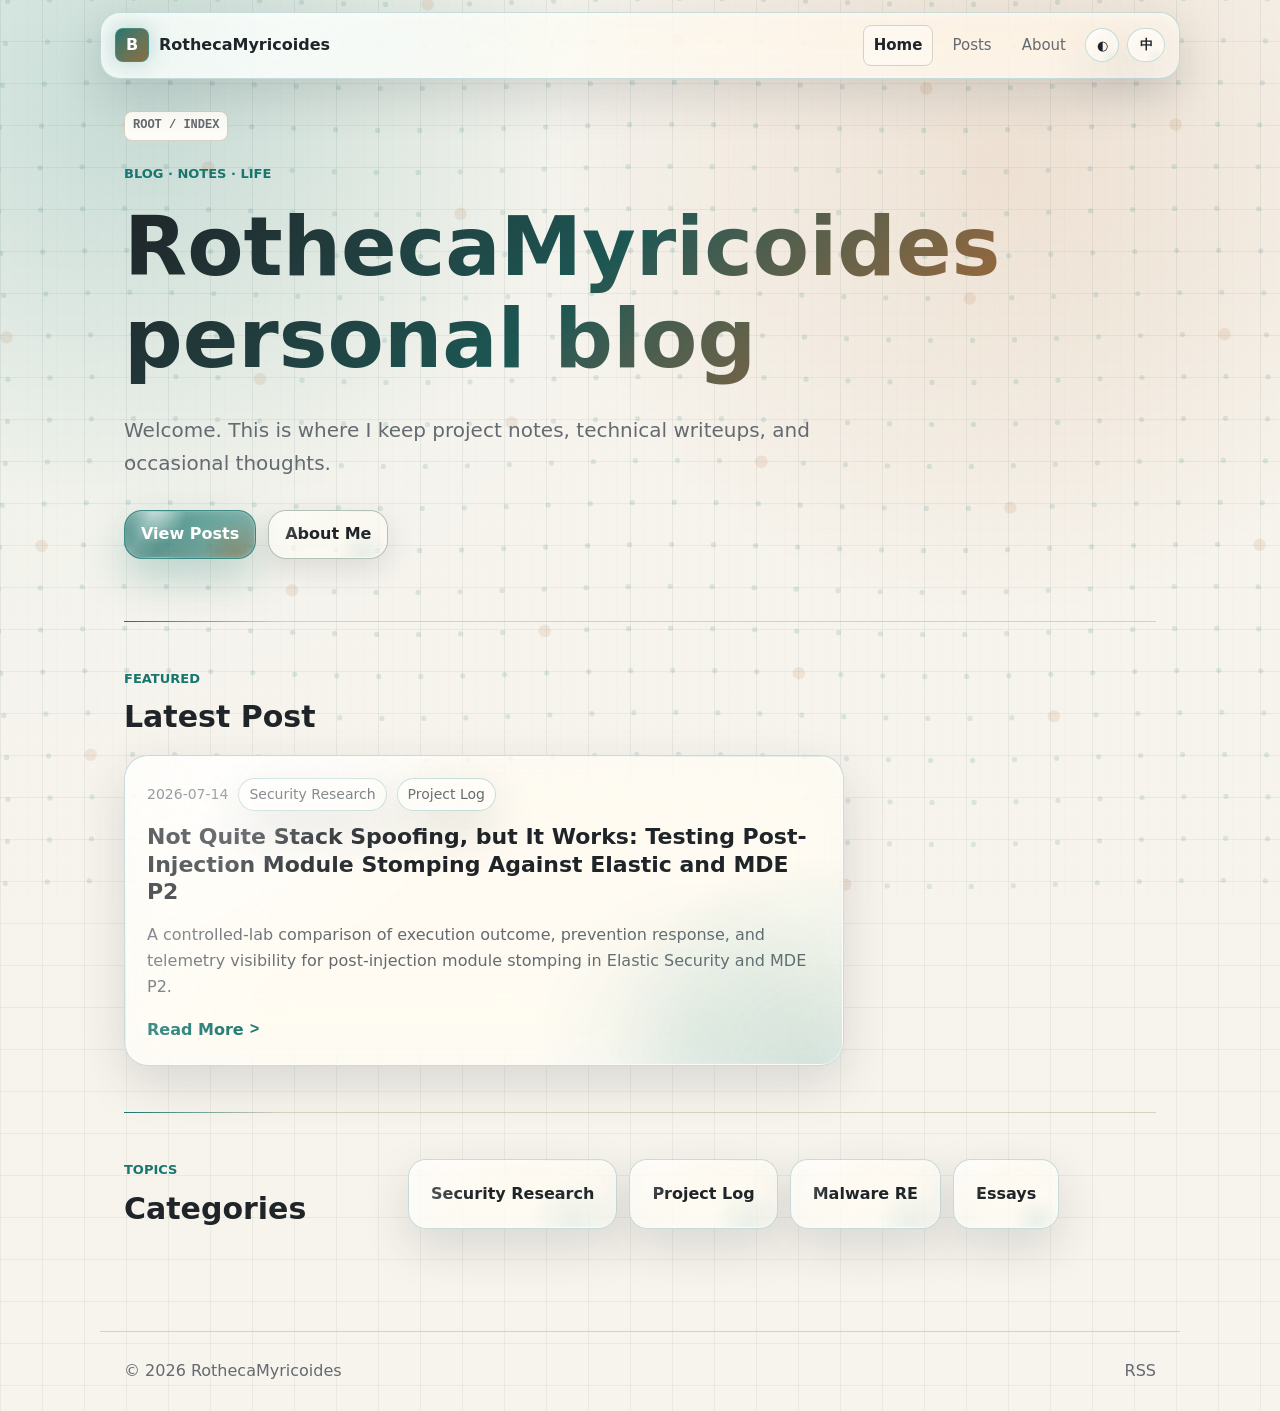
<file: index.html>
<!doctype html>
<html lang="en" data-lang="en">
<head>
  <meta charset="utf-8">
  <meta name="viewport" content="width=device-width, initial-scale=1">
  <meta name="description" content="RothecaMyricoides personal blog" data-content-zh="RothecaMyricoides 的个人博客" data-content-en="RothecaMyricoides personal blog">
  <title data-zh="RothecaMyricoides" data-en="RothecaMyricoides">RothecaMyricoides</title>
  <link rel="icon" href="assets/img/favicon.svg" type="image/svg+xml">
  <link rel="stylesheet" href="assets/css/styles.css">
</head>
<body>
  <header class="site-header">
    <a class="brand" href="index.html" aria-label="返回首页"><span class="brand-mark">B</span><span>RothecaMyricoides</span></a>
    <nav class="site-nav" aria-label="主导航">
      <a href="index.html" data-zh="首页" data-en="Home">Home</a>
      <a href="posts.html" data-zh="文章" data-en="Posts">Posts</a>
      <a href="about.html" data-zh="关于" data-en="About">About</a>
      <button class="icon-button" type="button" data-theme-toggle aria-label="Toggle theme" title="Toggle theme" data-label-zh="切换明暗主题" data-label-en="Toggle theme" data-title-zh="切换明暗主题" data-title-en="Toggle theme"><span aria-hidden="true">◐</span></button>
      <button class="lang-button" type="button" data-lang-toggle aria-label="Switch to Chinese" title="Switch to Chinese" data-label-zh="切换到英文" data-label-en="Switch to Chinese" data-title-zh="切换到英文" data-title-en="Switch to Chinese" data-zh="EN" data-en="中">中</button>
    </nav>
  </header>
  <main>
    <section class="hero hero-simple">
      <div class="hero-copy">
        <p class="eyebrow" data-zh="Blog · Notes · Life" data-en="Blog · Notes · Life">Blog · Notes · Life</p>
        <h1 data-zh="RothecaMyricoides 的个人博客" data-en="RothecaMyricoides personal blog">RothecaMyricoides personal blog</h1>
        <p class="hero-text" data-zh="欢迎来到这里。这里会放一些项目记录、技术笔记和偶尔写下的想法。" data-en="Welcome. This is where I keep project notes, technical writeups, and occasional thoughts.">Welcome. This is where I keep project notes, technical writeups, and occasional thoughts.</p>
        <div class="hero-actions"><a class="button primary" href="posts.html" data-zh="查看文章" data-en="View Posts">View Posts</a><a class="button secondary" href="about.html" data-zh="了解我" data-en="About Me">About Me</a></div>
      </div>
    </section>
    <section class="section">
      <div class="section-heading"><p class="eyebrow" data-zh="Featured" data-en="Featured">Featured</p><h2 data-zh="最新文章" data-en="Latest Post">Latest Post</h2></div>
      <div class="post-grid home-post-grid">
        <article class="post-card">
          <div class="post-meta"><time datetime="2026-07-14">2026-07-14</time><span data-zh="安全研究" data-en="Security Research">Security Research</span><span data-zh="项目记录" data-en="Project Log">Project Log</span></div>
          <h3><a href="posts/module-stomping-edr-evaluation.html" data-zh="不完全算栈欺骗，但确实有效：注入后模块践踏的 Elastic 与 MDE P2 实测" data-en="Not Quite Stack Spoofing, but It Works: Testing Post-Injection Module Stomping Against Elastic and MDE P2">Not Quite Stack Spoofing, but It Works: Testing Post-Injection Module Stomping Against Elastic and MDE P2</a></h3>
          <p data-zh="在受控实验环境中，对注入后模块践踏在 Elastic Security 与 MDE P2 中的执行结果、阻断动作和遥测可见性进行对比观察。" data-en="A controlled-lab comparison of execution outcome, prevention response, and telemetry visibility for post-injection module stomping in Elastic Security and MDE P2.">A controlled-lab comparison of execution outcome, prevention response, and telemetry visibility for post-injection module stomping in Elastic Security and MDE P2.</p>
          <a class="text-link" href="posts/module-stomping-edr-evaluation.html" data-zh="阅读全文" data-en="Read More">Read More</a>
        </article>
      </div>
    </section>
    <section class="section split">
      <div><p class="eyebrow" data-zh="Topics" data-en="Topics">Topics</p><h2 data-zh="内容方向" data-en="Categories">Categories</h2></div>
      <div class="topic-list"><a href="posts.html?tag=安全研究" data-zh="安全研究" data-en="Security Research">Security Research</a><a href="posts.html?tag=项目记录" data-zh="项目记录" data-en="Project Log">Project Log</a><a href="posts.html?tag=恶意逆向" data-zh="恶意逆向" data-en="Malware RE">Malware RE</a><a href="posts.html?tag=随笔" data-zh="随笔" data-en="Essays">Essays</a></div>
    </section>
  </main>
  <footer class="site-footer"><span>© 2026 RothecaMyricoides</span><a href="feed.xml">RSS</a></footer>
  <script src="assets/js/main.js"></script>
</body>
</html>
</file>
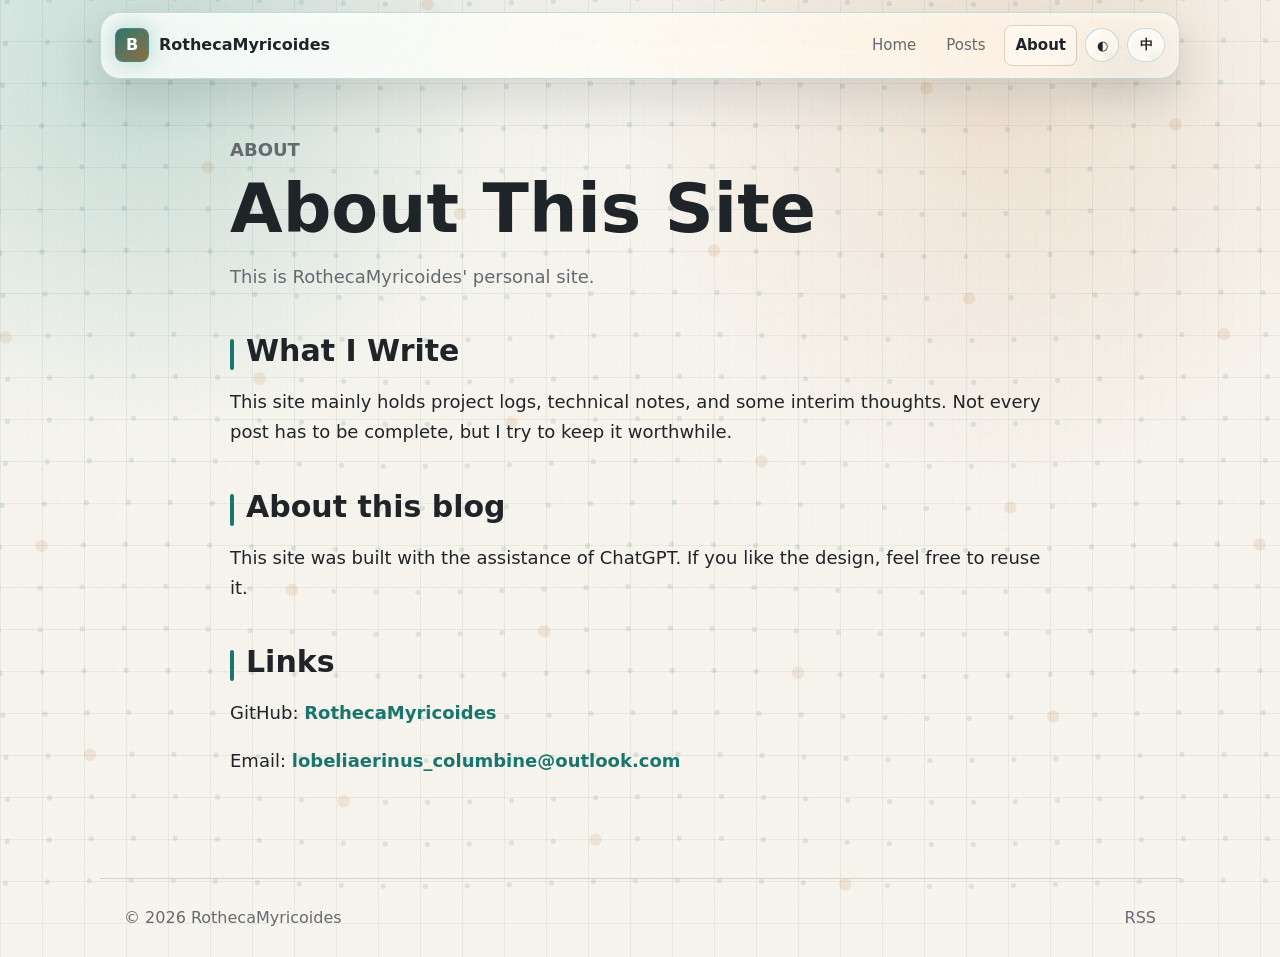
<file: about.html>
<!doctype html>
<html lang="en" data-lang="en">
<head>
  <meta charset="utf-8">
  <meta name="viewport" content="width=device-width, initial-scale=1">
  <meta name="description" content="About RothecaMyricoides personal site." data-content-zh="关于 RothecaMyricoides 的小站。" data-content-en="About RothecaMyricoides personal site.">
  <title data-zh="关于 - RothecaMyricoides" data-en="About - RothecaMyricoides">About - RothecaMyricoides</title>
  <link rel="icon" href="assets/img/favicon.svg" type="image/svg+xml">
  <link rel="stylesheet" href="assets/css/styles.css">
</head>
<body>
  <header class="site-header">
    <a class="brand" href="index.html">
      <span class="brand-mark">B</span>
      <span>RothecaMyricoides</span>
    </a>
    <nav class="site-nav" aria-label="主导航">
      <a href="index.html" data-zh="首页" data-en="Home">Home</a>
      <a href="posts.html" data-zh="文章" data-en="Posts">Posts</a>
      <a href="about.html" data-zh="关于" data-en="About">About</a>
      <button class="icon-button" type="button" data-theme-toggle aria-label="Toggle theme" title="Toggle theme" data-label-zh="切换明暗主题" data-label-en="Toggle theme" data-title-zh="切换明暗主题" data-title-en="Toggle theme">
        <span aria-hidden="true">◐</span>
      </button>
      <button class="lang-button" type="button" data-lang-toggle aria-label="Switch to Chinese" title="Switch to Chinese" data-label-zh="切换到英文" data-label-en="Switch to Chinese" data-title-zh="切换到英文" data-title-en="Switch to Chinese" data-zh="EN" data-en="中">中</button>
    </nav>
  </header>

  <main>
    <article class="article">
      <header class="article-header">
        <p class="eyebrow" data-zh="About" data-en="About">About</p>
        <h1 data-zh="关于这里" data-en="About This Site">About This Site</h1>
        <p data-zh="这里是 RothecaMyricoides 的个人博客。" data-en="This is RothecaMyricoides' personal site.">This is RothecaMyricoides' personal site.</p>
      </header>

      <div class="article-content">
        <h2 data-zh="写什么" data-en="What I Write">What I Write</h2>
        <p data-zh="这里主要放项目记录、技术笔记和一些阶段性的想法。内容不一定都很完整，但会尽量写点有价值的。" data-en="This site mainly holds project logs, technical notes, and some interim thoughts. Not every post has to be complete, but I try to keep it worthwhile.">This site mainly holds project logs, technical notes, and some interim thoughts. Not every post has to be complete, but I try to keep it worthwhile.</p>

        <h2 data-zh="关于此博客" data-en="About this blog">About this blog</h2>
        <p data-zh="该网站页面由ChatGPT辅助搭建，如果你觉得好看也可以拿去用。" data-en="This site was built with the assistance of ChatGPT. If you like the design, feel free to reuse it.">This site was built with the assistance of ChatGPT. If you like the design, feel free to reuse it.</p>

        <h2 data-zh="入口" data-en="Links">Links</h2>
        <p><span data-zh="GitHub：" data-en="GitHub: ">GitHub: </span><a href="https://github.com/RothecaMyricoides">RothecaMyricoides</a></p>
        <p><span data-zh="邮箱：" data-en="Email: ">Email: </span><span class="contact-email">lobeliaerinus_columbine@outlook.com</span></p>
      </div>
    </article>
  </main>

  <footer class="site-footer">
    <span>© 2026 RothecaMyricoides</span>
    <a href="feed.xml">RSS</a>
  </footer>

  <script src="assets/js/main.js"></script>
</body>
</html>
</file>
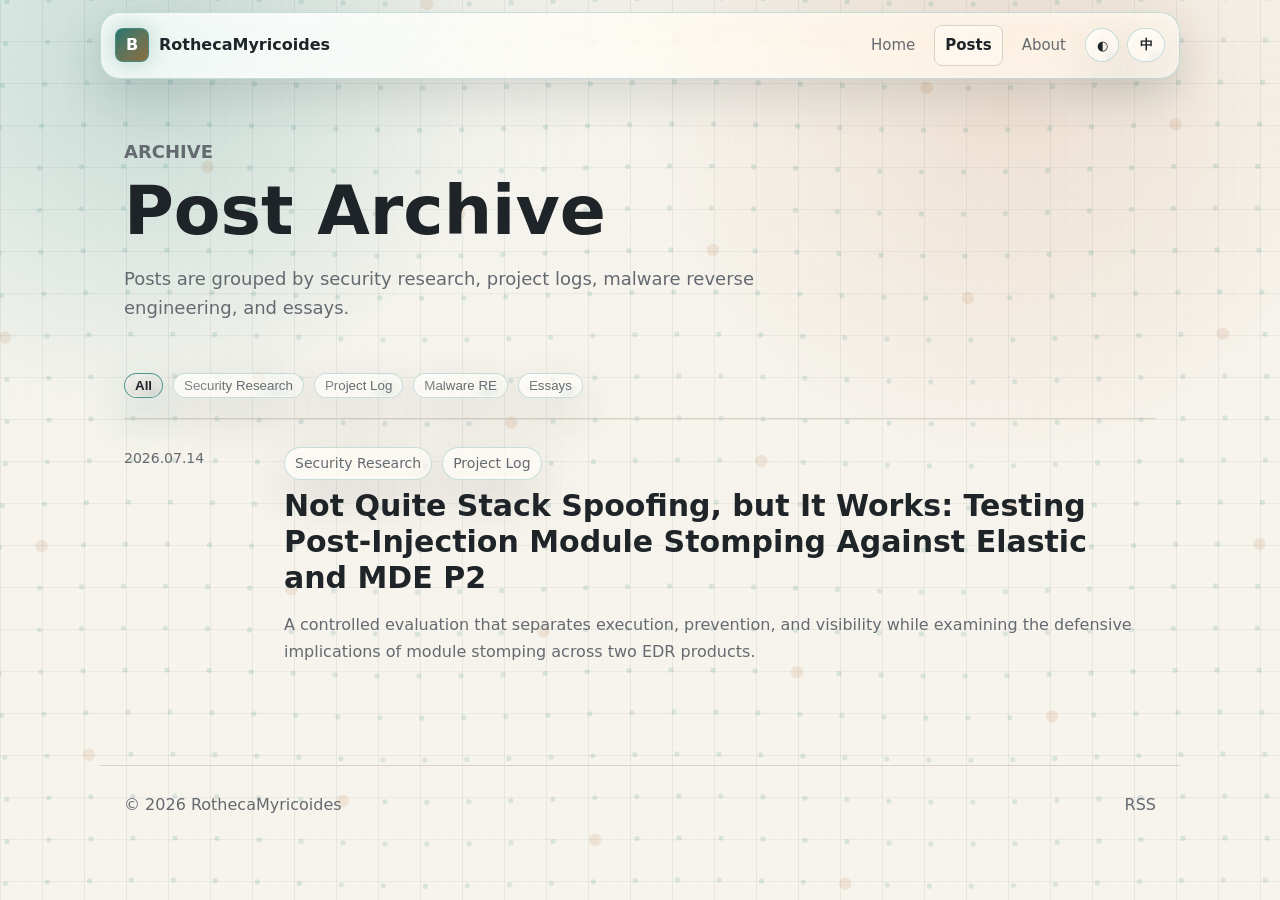
<file: posts.html>
<!doctype html>
<html lang="en" data-lang="en">
<head>
  <meta charset="utf-8">
  <meta name="viewport" content="width=device-width, initial-scale=1">
  <meta name="description" content="Post archive of RothecaMyricoides." data-content-zh="RothecaMyricoides 的博客文章归档。" data-content-en="Post archive of RothecaMyricoides.">
  <title data-zh="文章 - RothecaMyricoides" data-en="Posts - RothecaMyricoides">Posts - RothecaMyricoides</title>
  <link rel="icon" href="assets/img/favicon.svg" type="image/svg+xml">
  <link rel="stylesheet" href="assets/css/styles.css">
</head>
<body>
  <header class="site-header">
    <a class="brand" href="index.html"><span class="brand-mark">B</span><span>RothecaMyricoides</span></a>
    <nav class="site-nav" aria-label="主导航">
      <a href="index.html" data-zh="首页" data-en="Home">Home</a><a href="posts.html" data-zh="文章" data-en="Posts">Posts</a><a href="about.html" data-zh="关于" data-en="About">About</a>
      <button class="icon-button" type="button" data-theme-toggle aria-label="Toggle theme" title="Toggle theme" data-label-zh="切换明暗主题" data-label-en="Toggle theme" data-title-zh="切换明暗主题" data-title-en="Toggle theme"><span aria-hidden="true">◐</span></button>
      <button class="lang-button" type="button" data-lang-toggle aria-label="Switch to Chinese" title="Switch to Chinese" data-label-zh="切换到英文" data-label-en="Switch to Chinese" data-title-zh="切换到英文" data-title-en="Switch to Chinese" data-zh="EN" data-en="中">中</button>
    </nav>
  </header>
  <main>
    <section class="page-title"><p class="eyebrow" data-zh="Archive" data-en="Archive">Archive</p><h1 data-zh="文章归档" data-en="Post Archive">Post Archive</h1><p data-zh="按安全研究、项目记录、恶意逆向和随笔分类整理。" data-en="Posts are grouped by security research, project logs, malware reverse engineering, and essays.">Posts are grouped by security research, project logs, malware reverse engineering, and essays.</p></section>
    <section class="filters" aria-label="文章筛选"><button class="chip is-active" type="button" data-filter="all" data-zh="全部" data-en="All">All</button><button class="chip" type="button" data-filter="安全研究" data-zh="安全研究" data-en="Security Research">Security Research</button><button class="chip" type="button" data-filter="项目记录" data-zh="项目记录" data-en="Project Log">Project Log</button><button class="chip" type="button" data-filter="恶意逆向" data-zh="恶意逆向" data-en="Malware RE">Malware RE</button><button class="chip" type="button" data-filter="随笔" data-zh="随笔" data-en="Essays">Essays</button></section>
    <section class="post-list" data-post-list>
      <article class="post-row" data-tags="安全研究|项目记录">
        <div class="post-date"><time datetime="2026-07-14">2026.07.14</time></div>
        <div class="post-row-body"><div class="post-meta"><span data-zh="安全研究" data-en="Security Research">Security Research</span><span data-zh="项目记录" data-en="Project Log">Project Log</span></div><h2><a href="posts/module-stomping-edr-evaluation.html" data-zh="不完全算栈欺骗，但确实有效：注入后模块践踏的 Elastic 与 MDE P2 实测" data-en="Not Quite Stack Spoofing, but It Works: Testing Post-Injection Module Stomping Against Elastic and MDE P2">Not Quite Stack Spoofing, but It Works: Testing Post-Injection Module Stomping Against Elastic and MDE P2</a></h2><p data-zh="区分执行、阻断与可见性，记录模块践踏在两款 EDR 受控测试中的实际表现与防御含义。" data-en="A controlled evaluation that separates execution, prevention, and visibility while examining the defensive implications of module stomping across two EDR products.">A controlled evaluation that separates execution, prevention, and visibility while examining the defensive implications of module stomping across two EDR products.</p></div>
      </article>

    </section>
  </main>
  <footer class="site-footer"><span>© 2026 RothecaMyricoides</span><a href="feed.xml">RSS</a></footer>
  <script src="assets/js/main.js"></script>
</body>
</html>
</file>
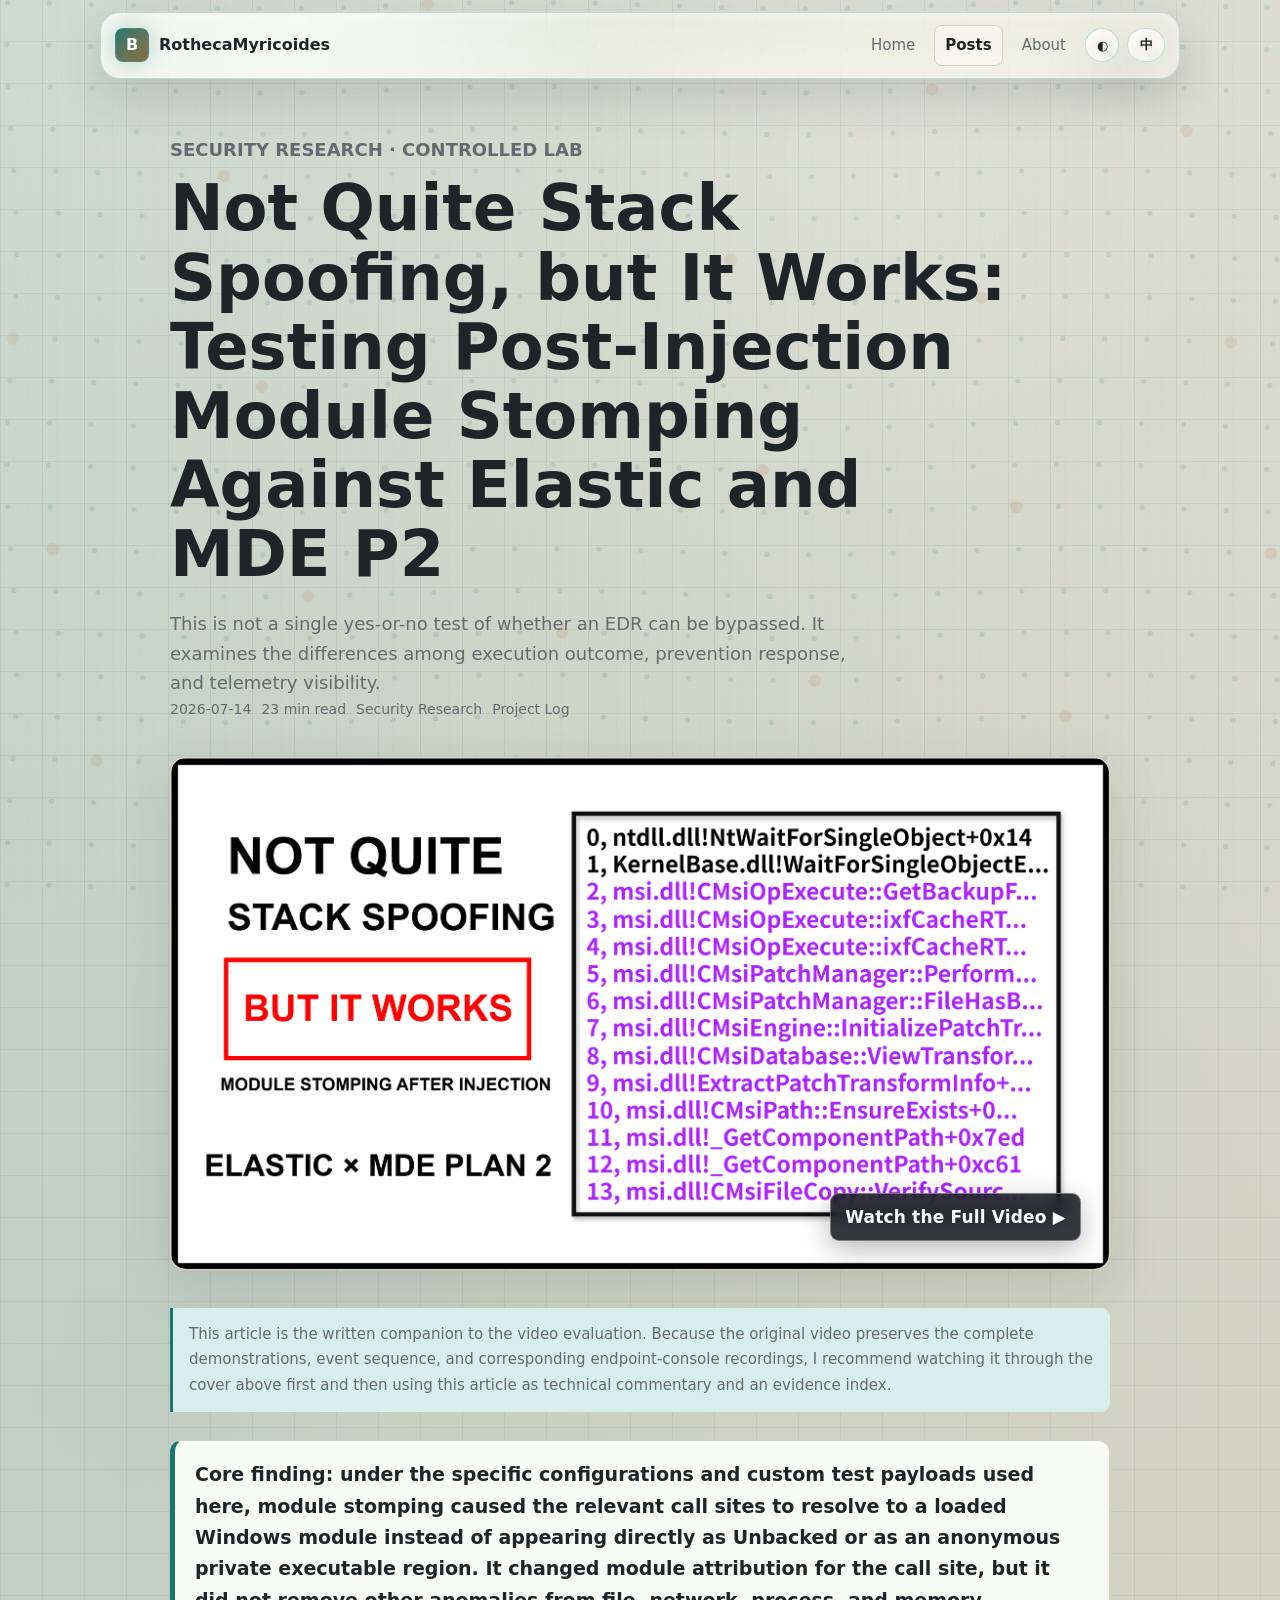
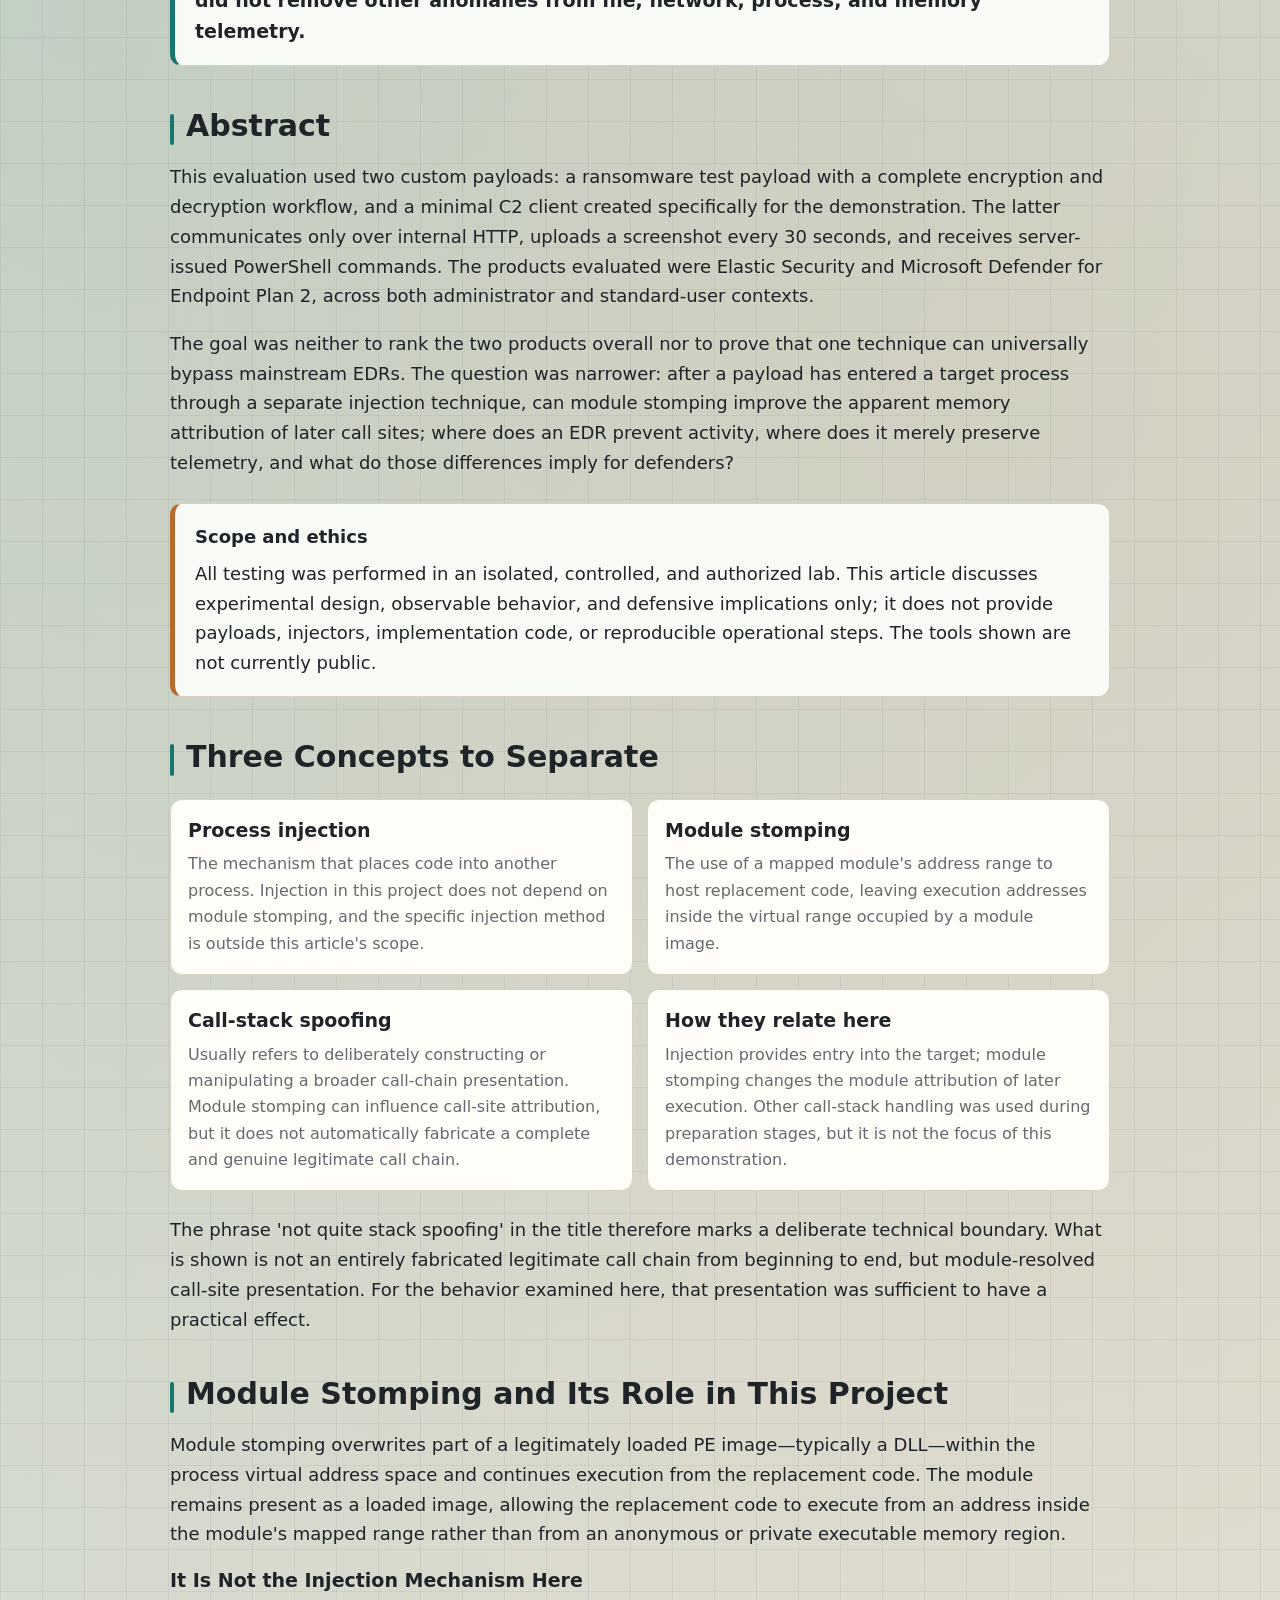
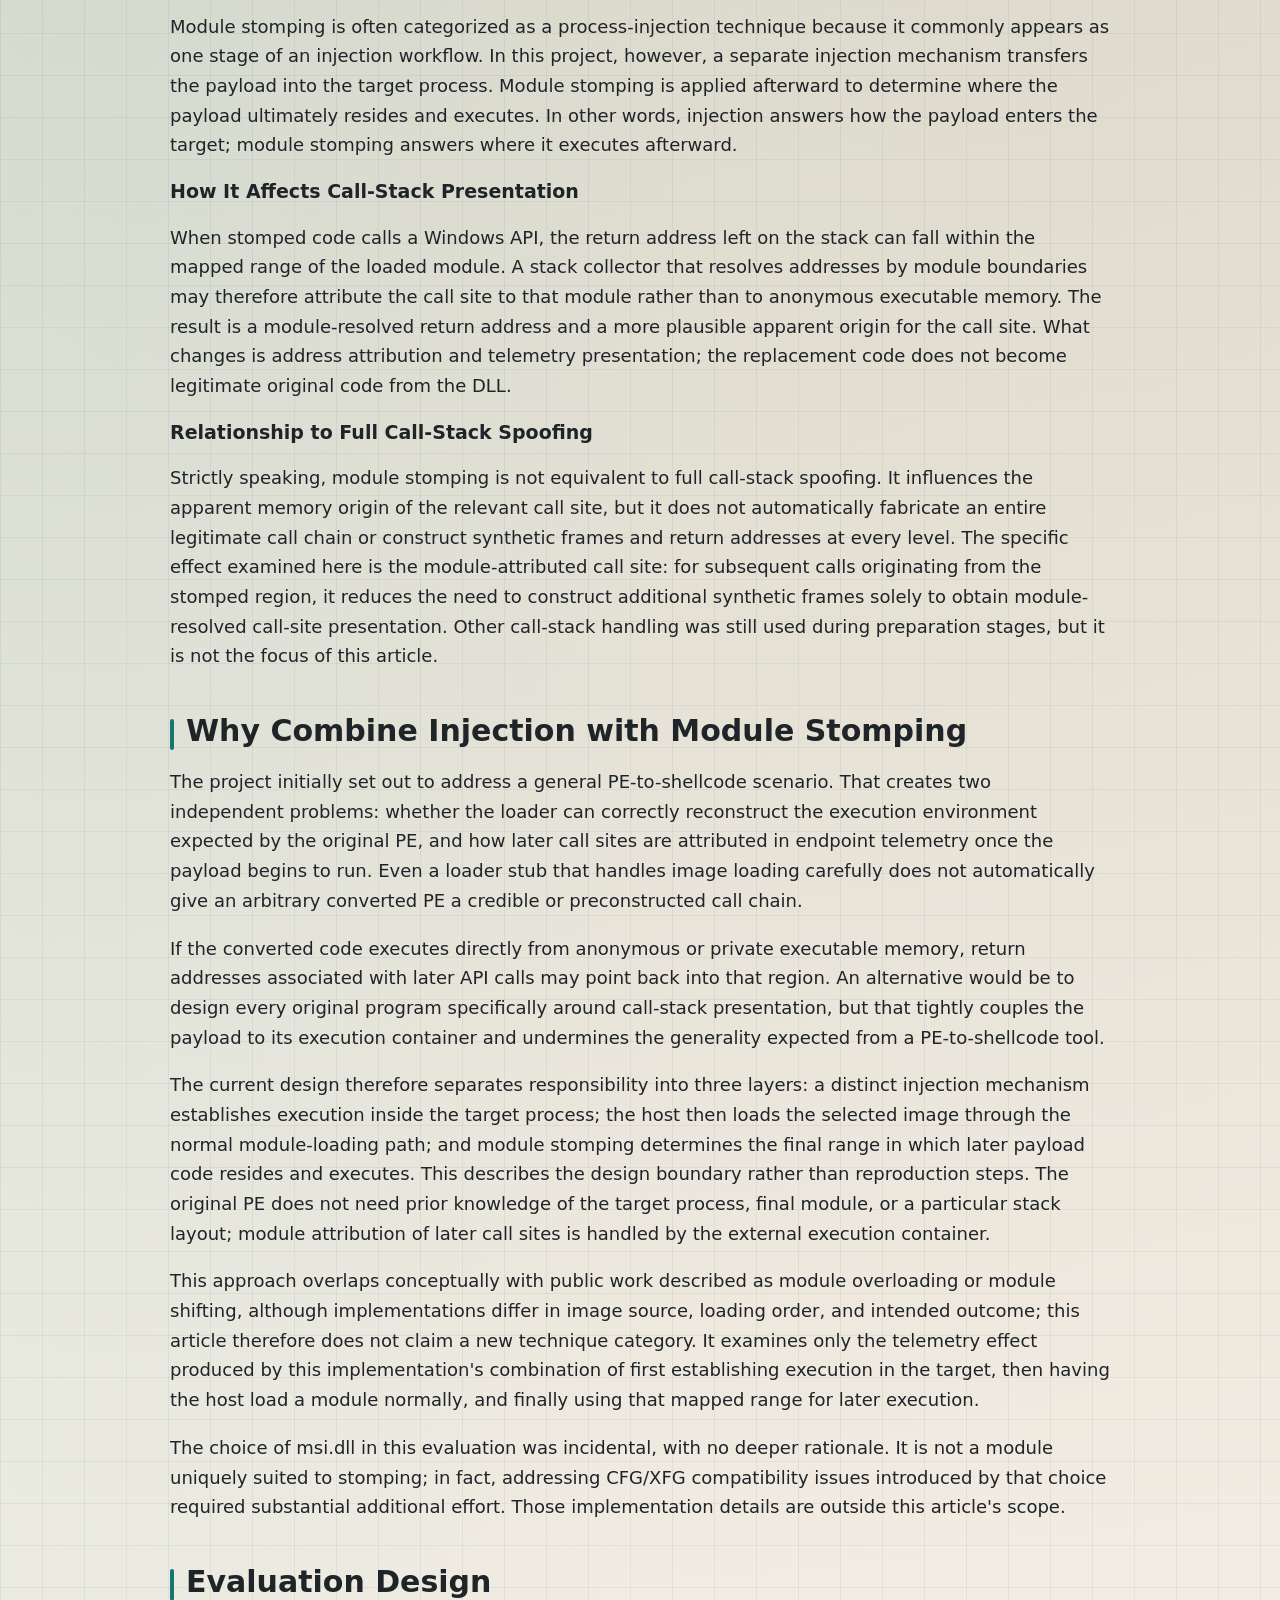
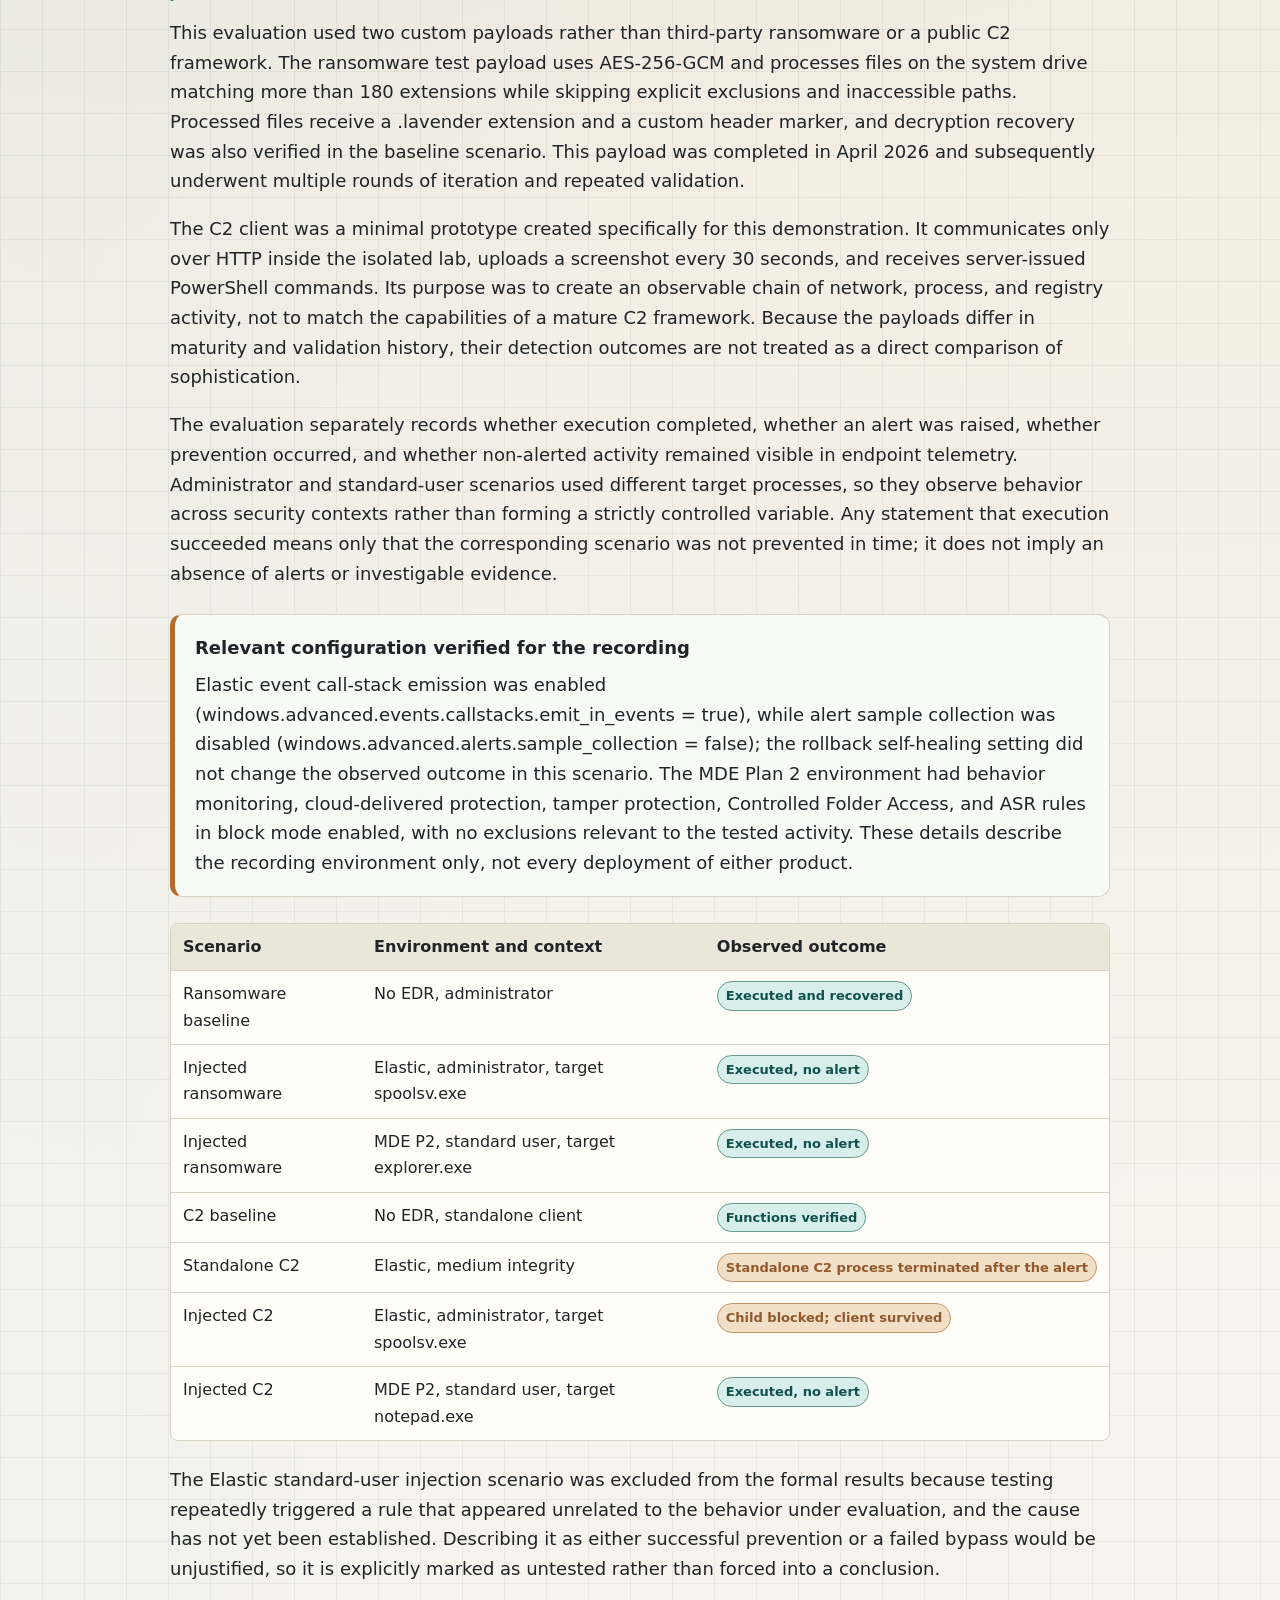
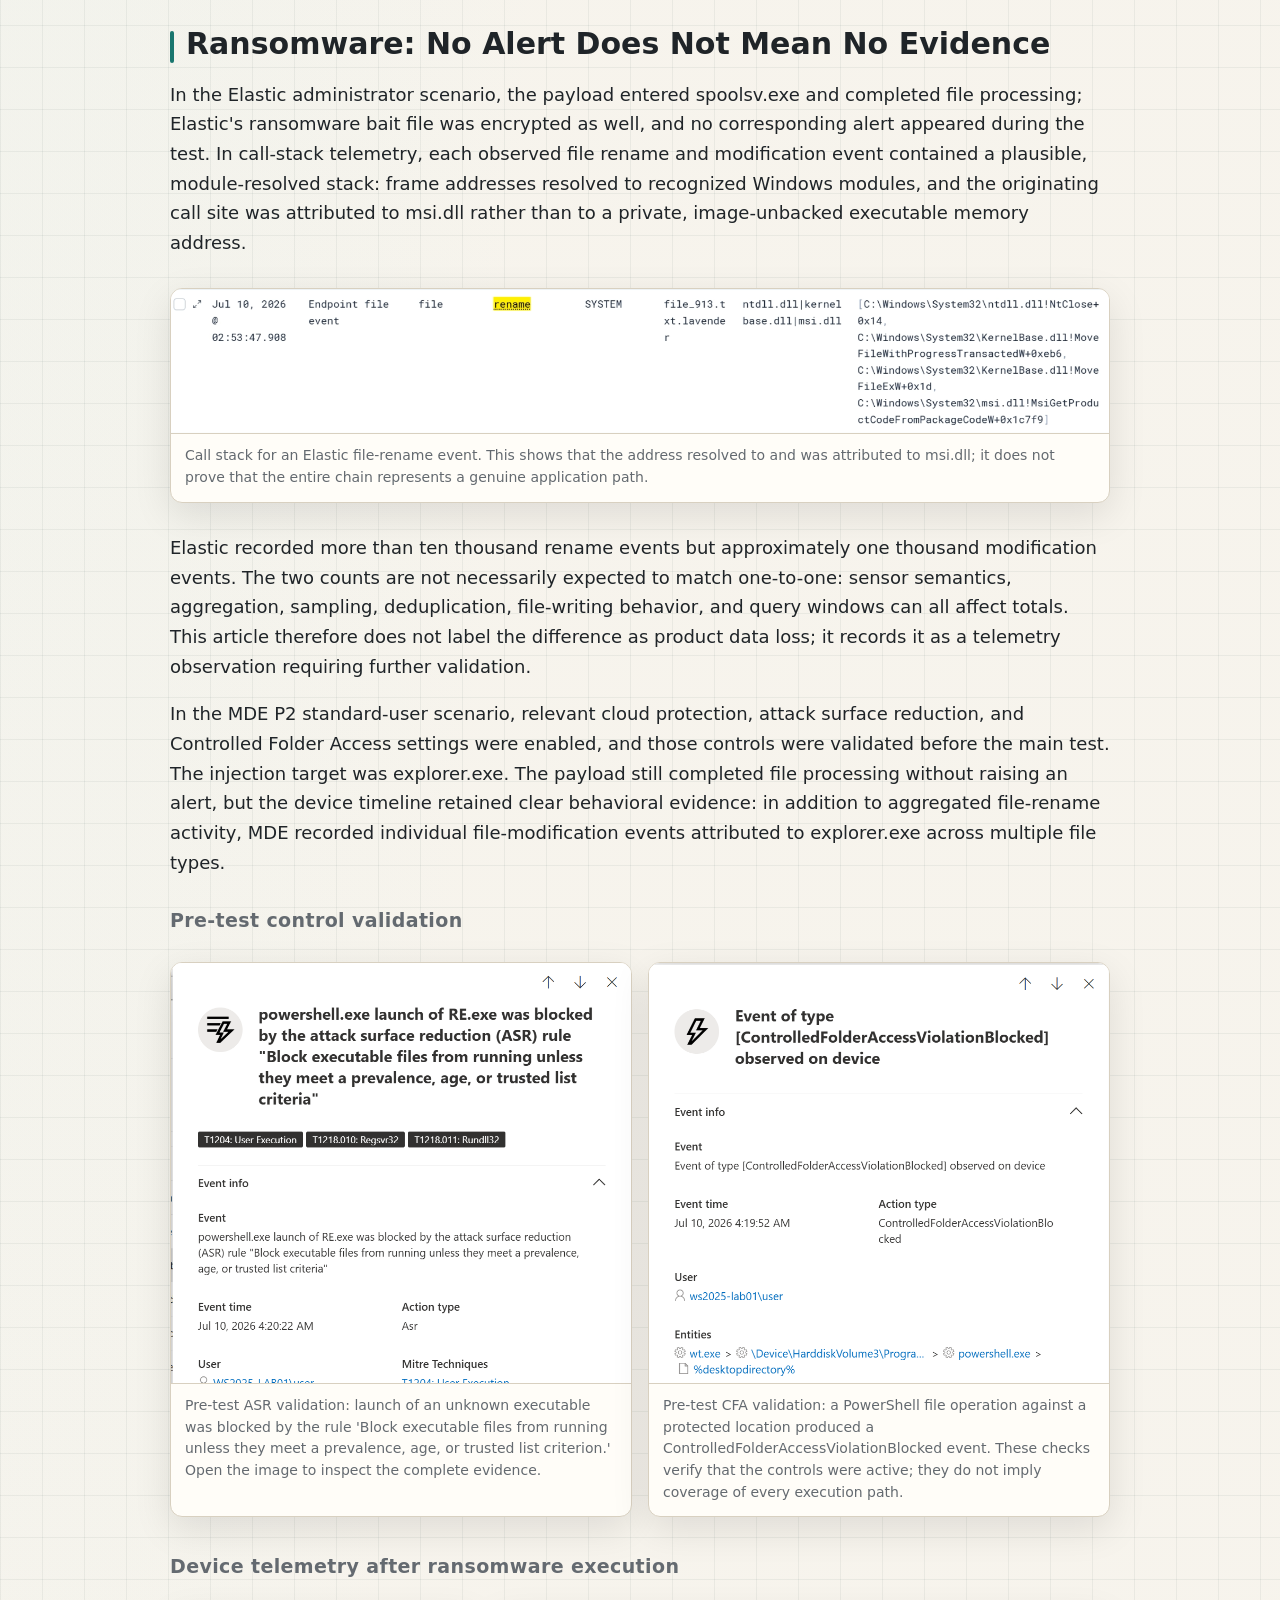
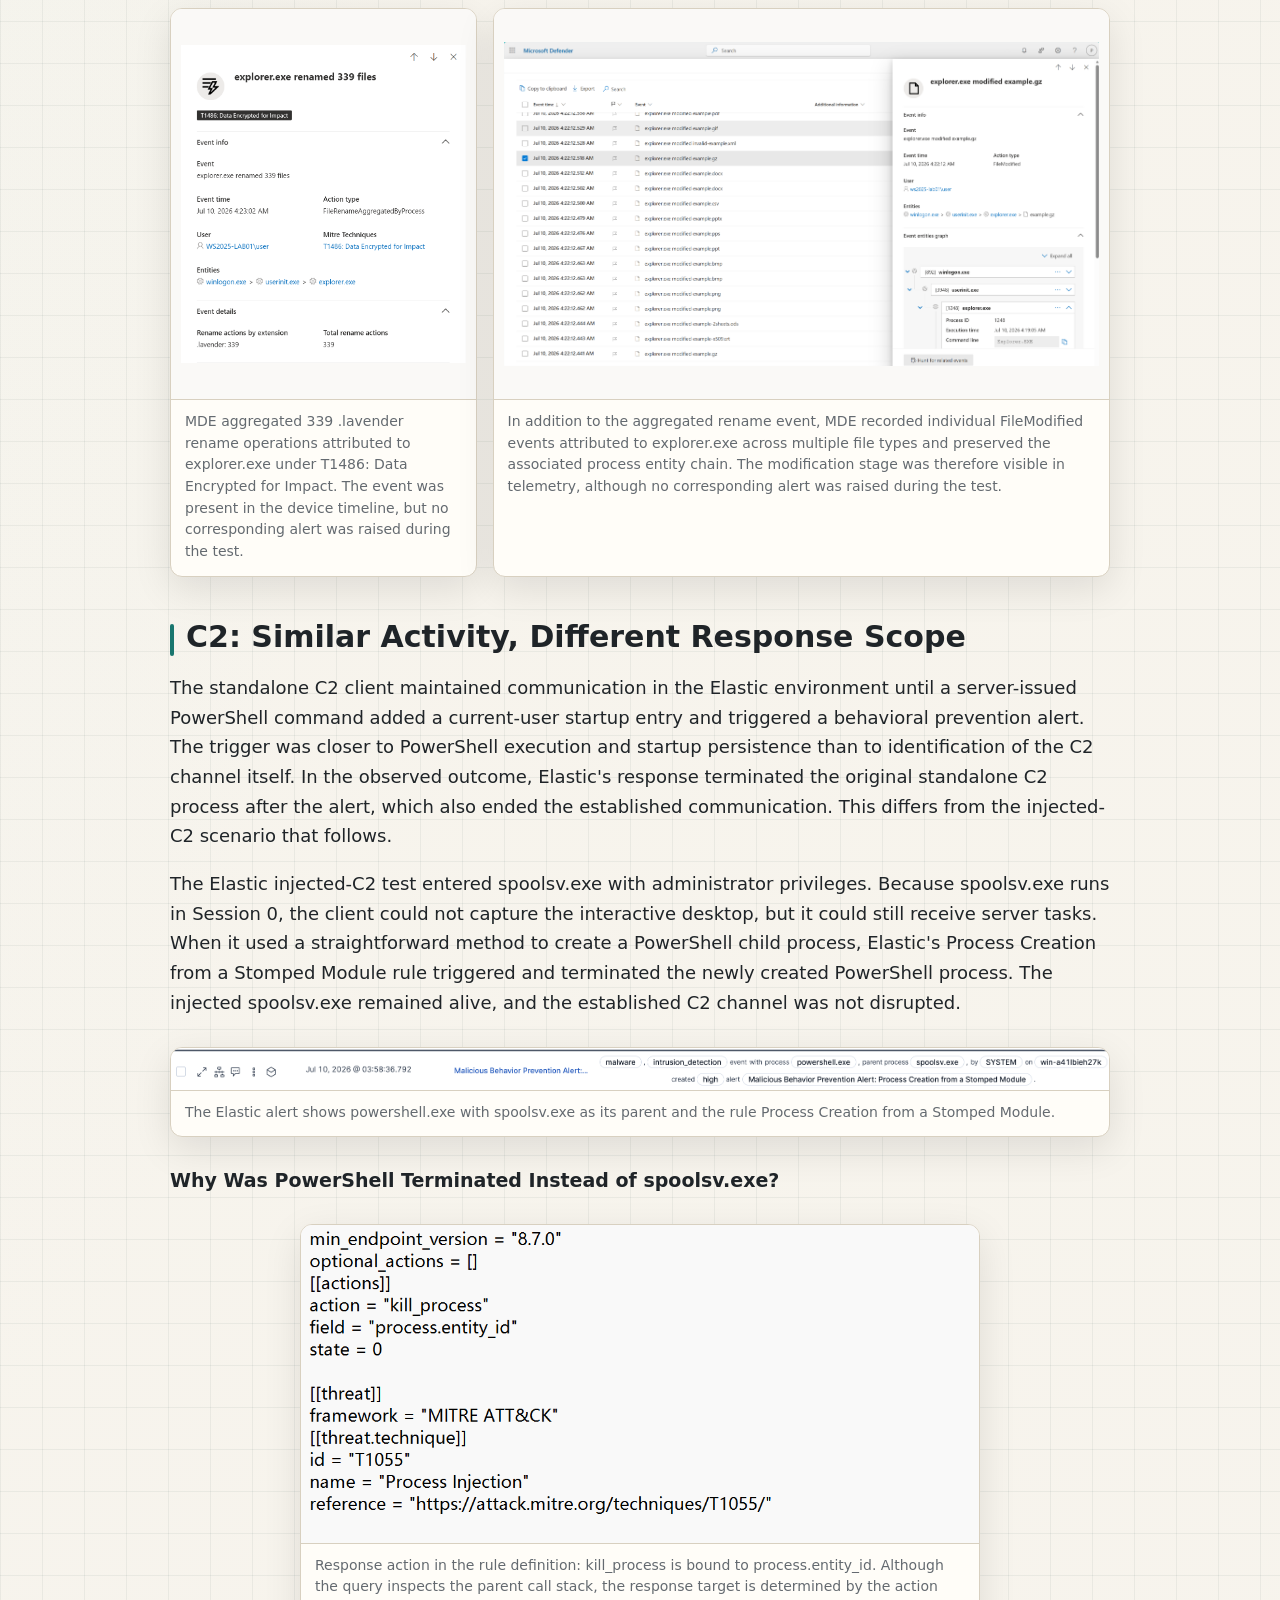
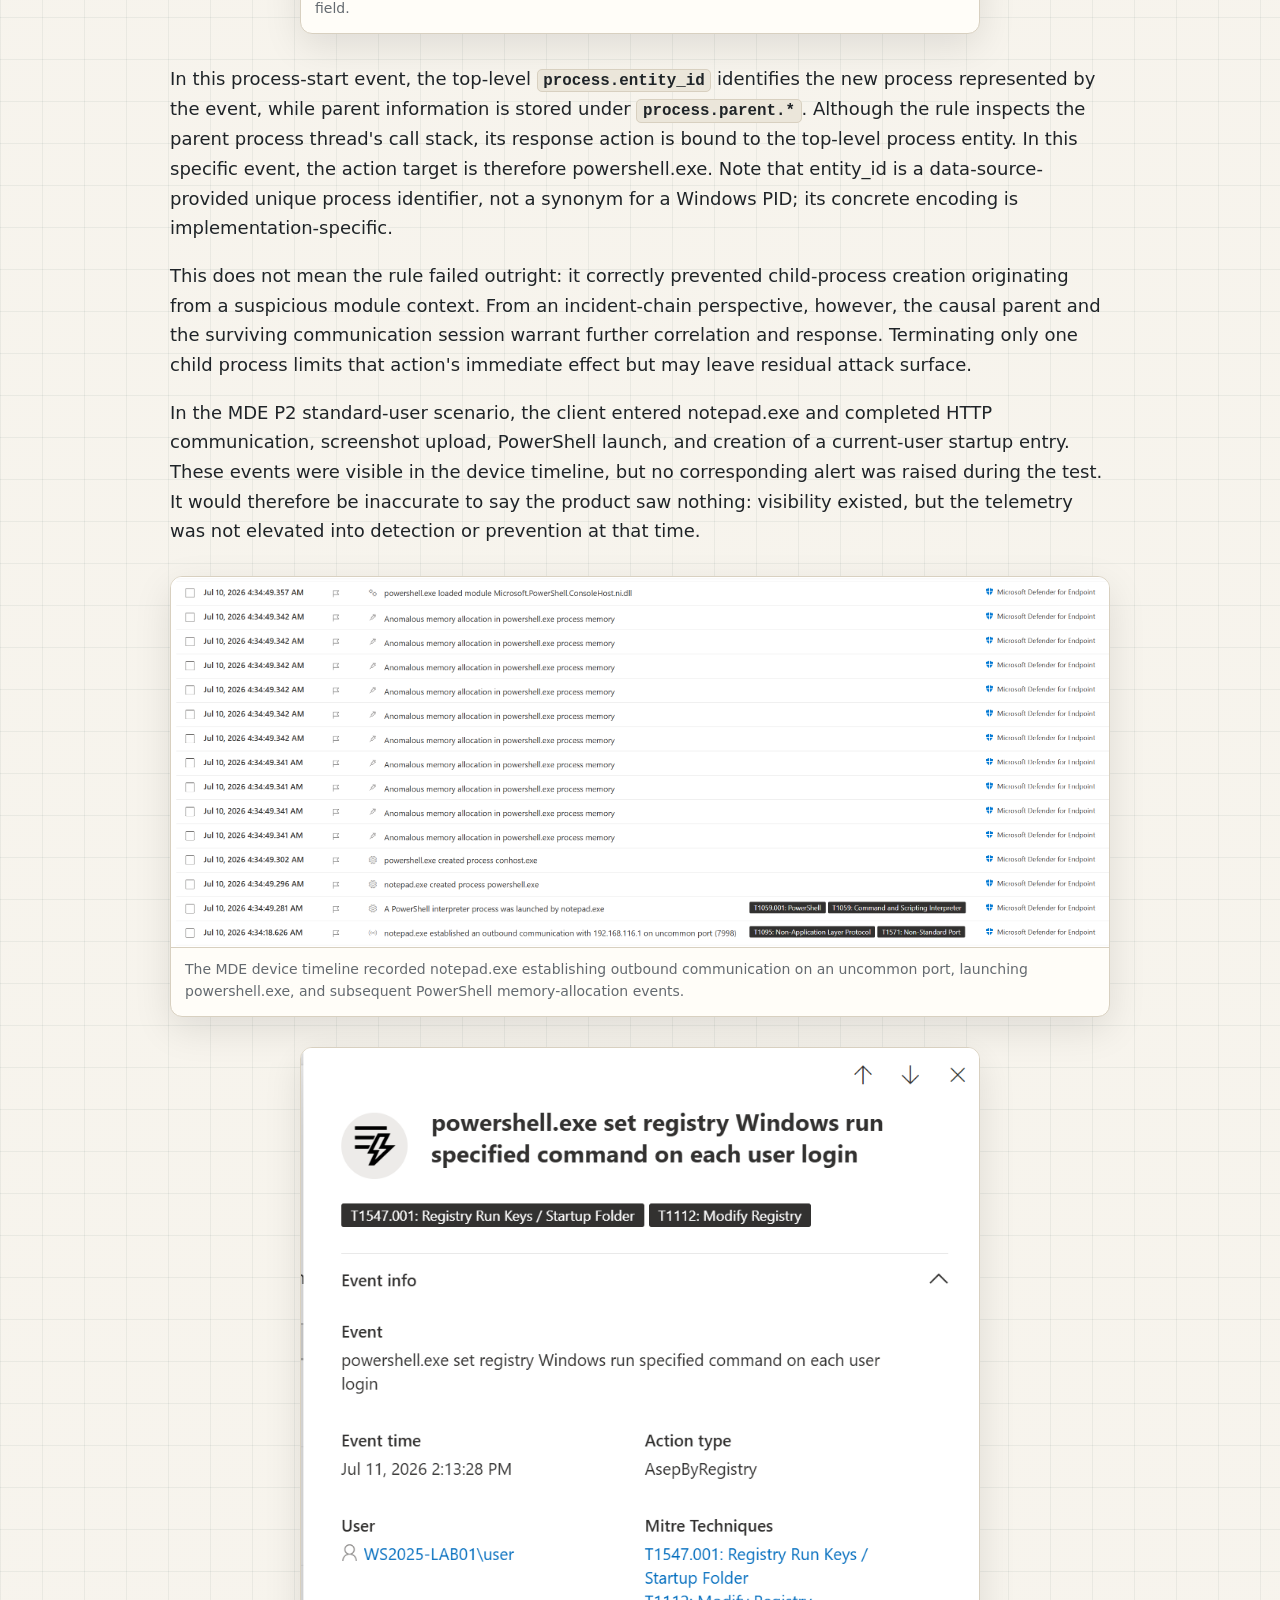
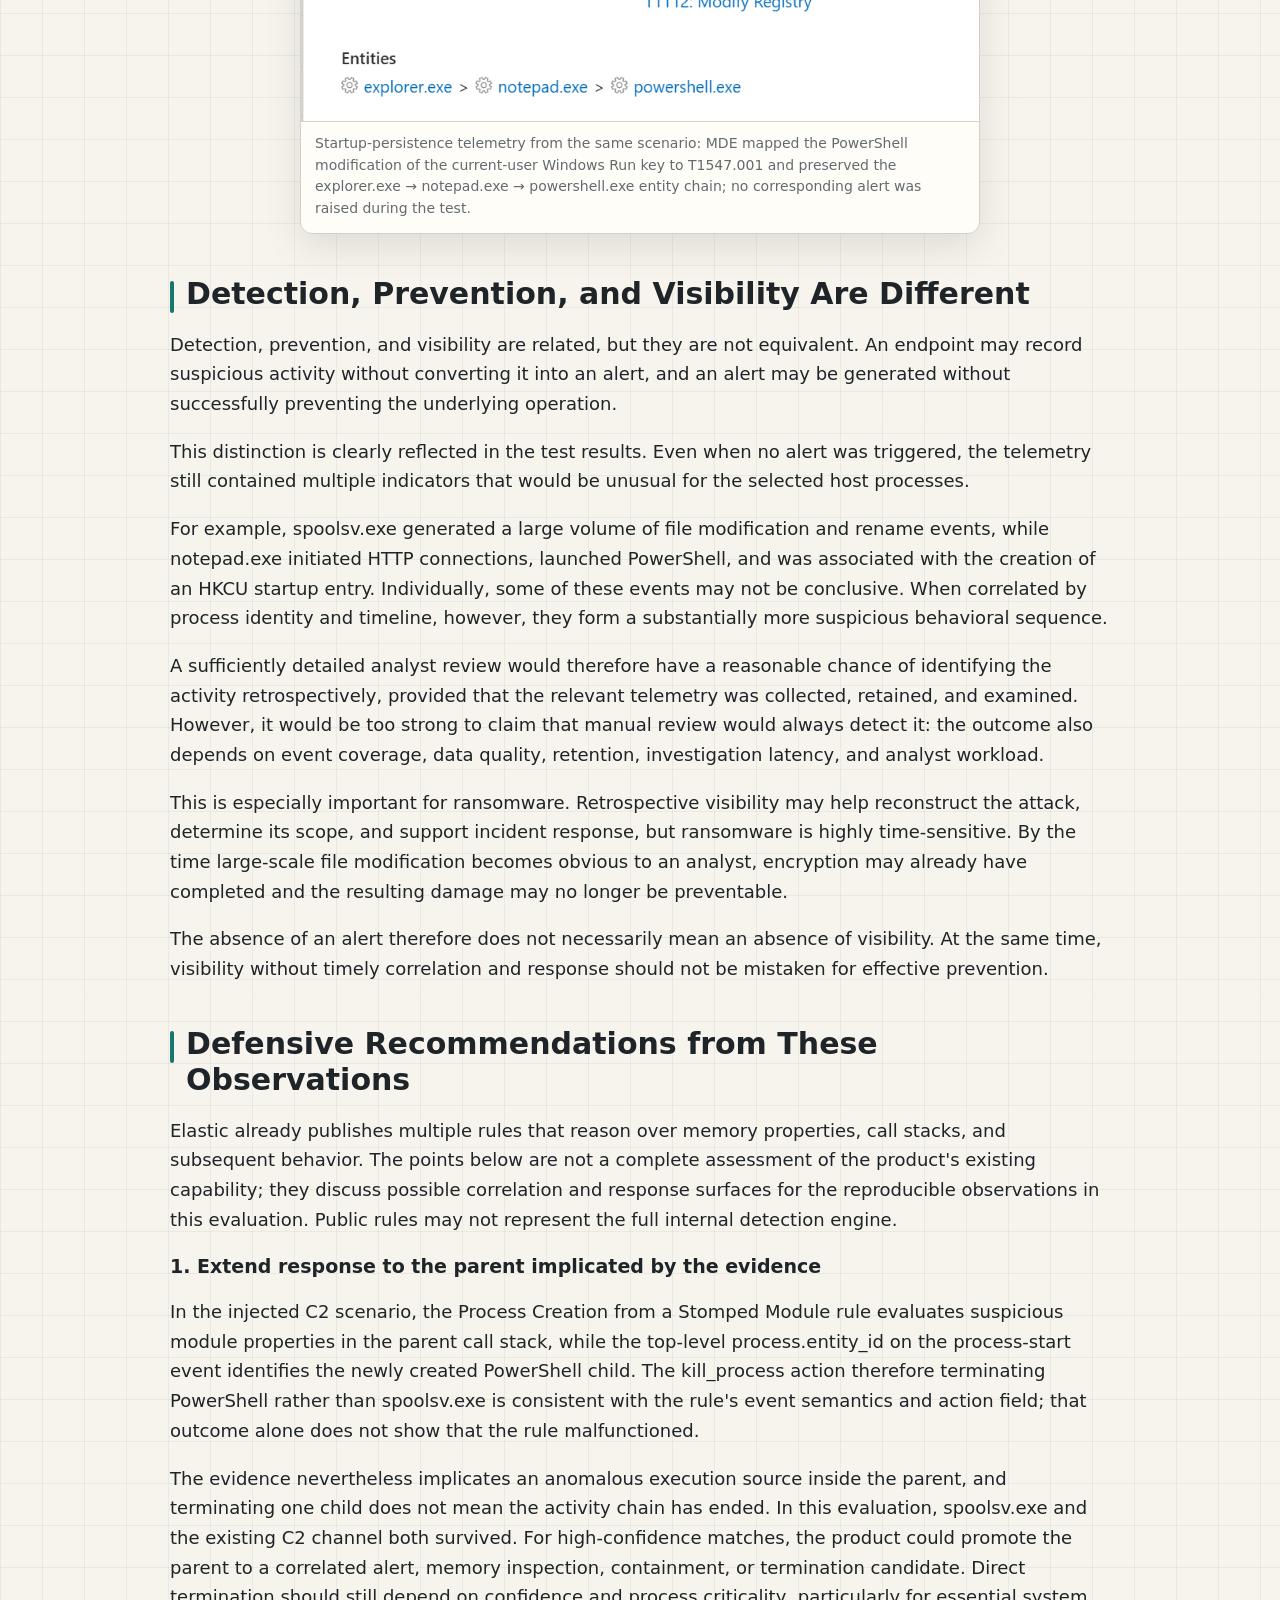
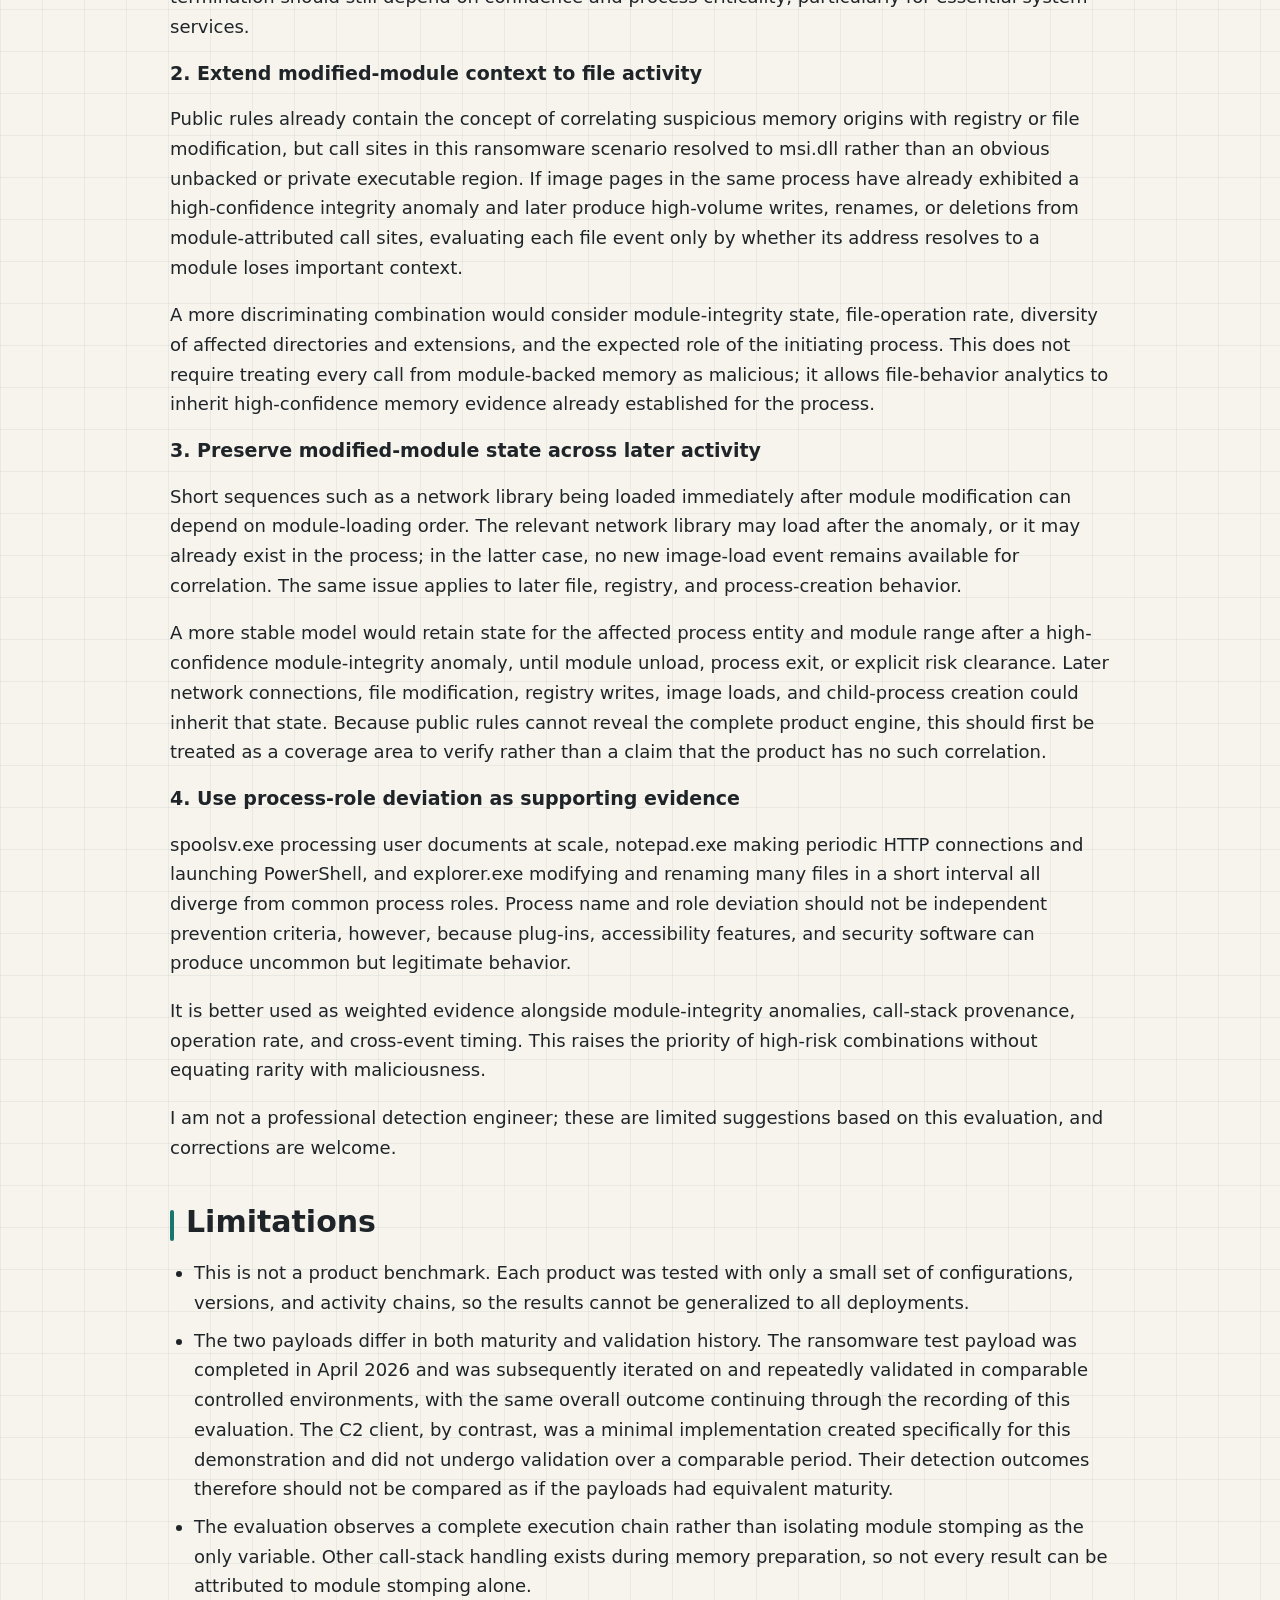
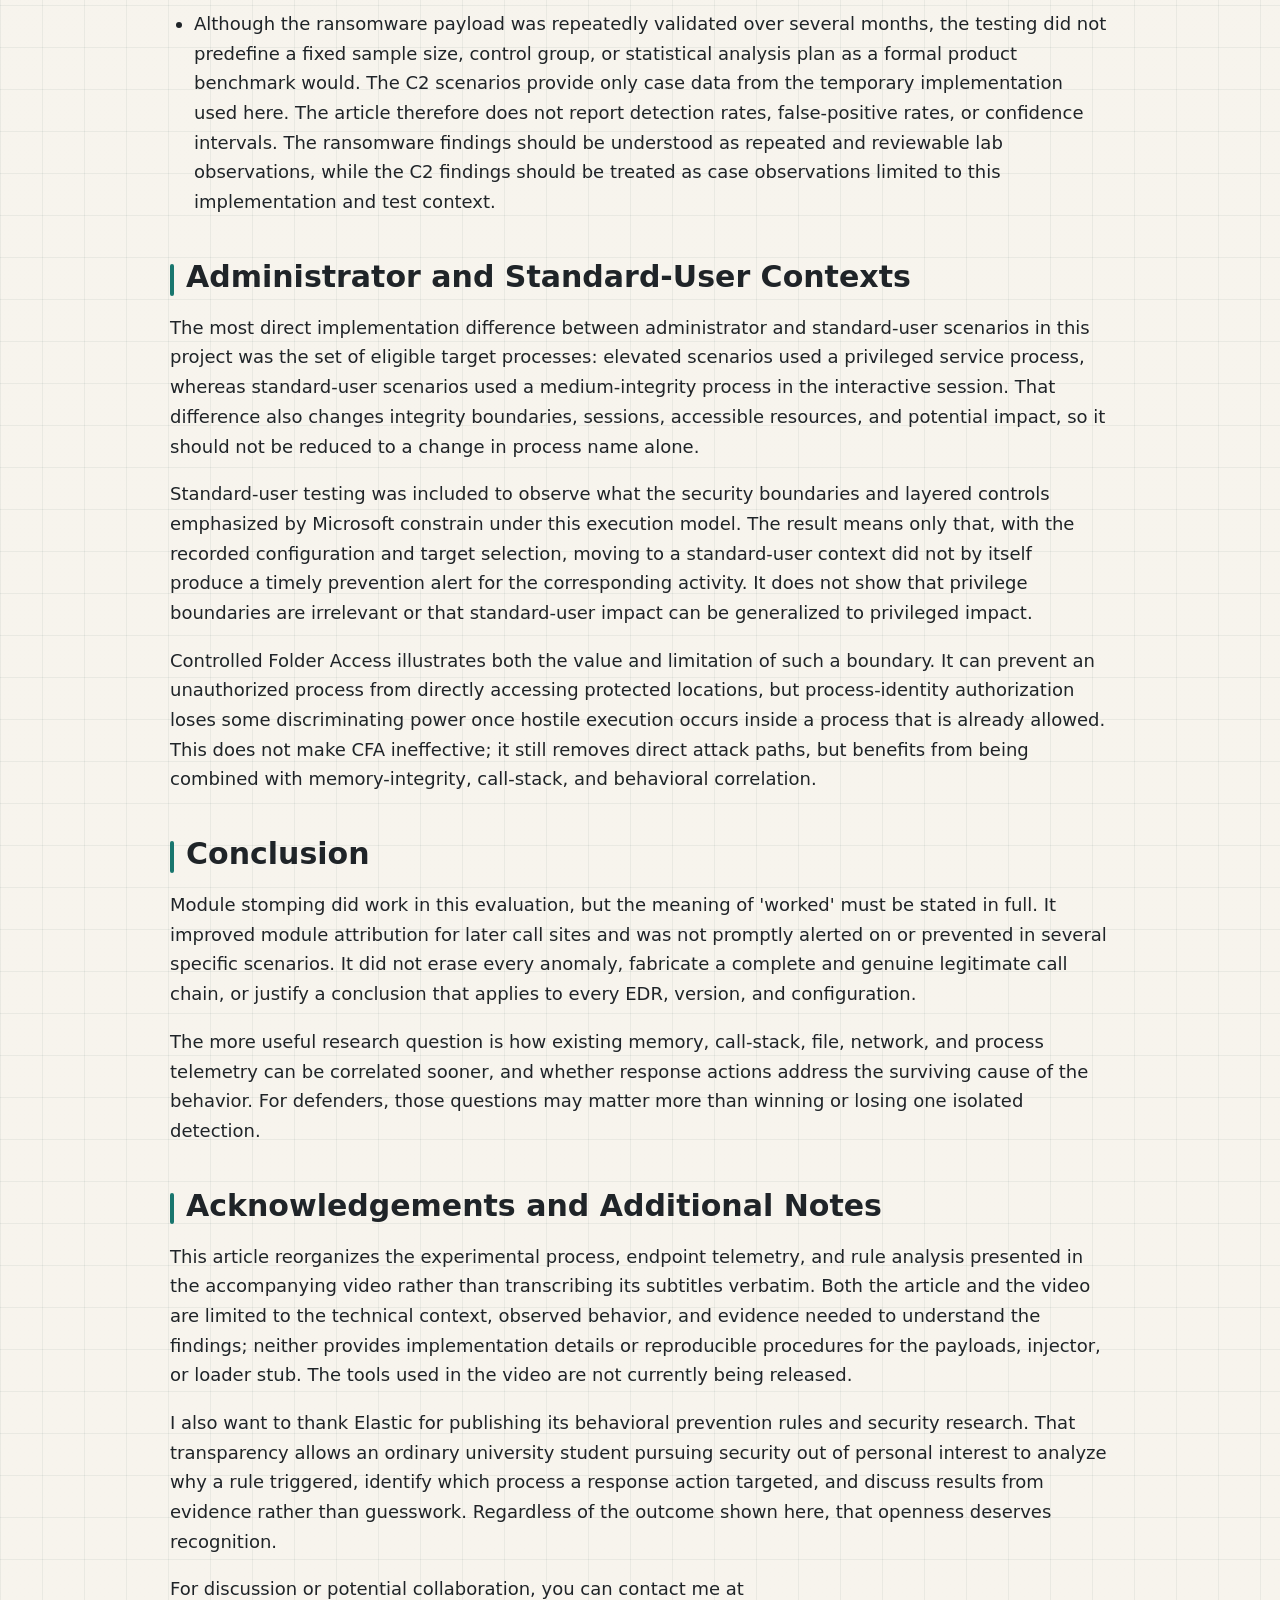
<file: posts/module-stomping-edr-evaluation.html>
<!doctype html>
<html lang="en" data-lang="en">
<head>
  <meta charset="utf-8">
  <meta name="viewport" content="width=device-width, initial-scale=1">
  <meta name="description" content="A controlled-lab evaluation of post-injection module stomping against Elastic Security and Microsoft Defender for Endpoint Plan 2, separating execution, prevention, and telemetry visibility." data-content-zh="在受控实验环境中，对注入后模块践踏在 Elastic Security 与 Microsoft Defender for Endpoint Plan 2 中的执行、阻断和遥测可见性进行对比测试。" data-content-en="A controlled-lab evaluation of post-injection module stomping against Elastic Security and Microsoft Defender for Endpoint Plan 2, separating execution, prevention, and telemetry visibility.">
  <title data-zh="不完全算栈欺骗，但确实有效：注入后模块践踏的 Elastic 与 MDE P2 实测 - RothecaMyricoides" data-en="Not Quite Stack Spoofing, but It Works: Testing Post-Injection Module Stomping Against Elastic and MDE P2 - RothecaMyricoides">Not Quite Stack Spoofing, but It Works: Testing Post-Injection Module Stomping Against Elastic and MDE P2 - RothecaMyricoides</title>
  <link rel="icon" href="../assets/img/favicon.svg" type="image/svg+xml">
  <link rel="stylesheet" href="../assets/css/styles.css">
  <link rel="stylesheet" href="../assets/css/article-research.css">
</head>
<body>
  <div class="reading-progress" data-reading-progress></div>
  <header class="site-header">
    <a class="brand" href="../index.html">
      <span class="brand-mark">B</span>
      <span>RothecaMyricoides</span>
    </a>

    <nav class="site-nav" aria-label="主导航">

      <a href="../index.html" data-zh="首页" data-en="Home">Home</a>

      <a href="../posts.html" aria-current="page" data-zh="文章" data-en="Posts">Posts</a>

      <a href="../about.html" data-zh="关于" data-en="About">About</a>

      <button class="icon-button" type="button" data-theme-toggle aria-label="Toggle theme" title="Toggle theme" data-label-zh="切换明暗主题" data-label-en="Toggle theme" data-title-zh="切换明暗主题" data-title-en="Toggle theme"><span aria-hidden="true">◐</span></button>

      <button class="lang-button" type="button" data-lang-toggle aria-label="Switch to Chinese" title="Switch to Chinese" data-label-zh="切换到英文" data-label-en="Switch to Chinese" data-title-zh="切换到英文" data-title-en="Switch to Chinese" data-zh="EN" data-en="中">中</button>

    </nav>

  </header>

  <main>
    <article class="article research-article">
      <header class="article-header">
        <p class="eyebrow" data-zh="安全研究 · 受控实验" data-en="Security Research · Controlled Lab">Security Research · Controlled Lab</p>
        <h1 data-zh="不完全算栈欺骗，但确实有效：注入后模块践踏的 Elastic 与 MDE P2 实测" data-en="Not Quite Stack Spoofing, but It Works: Testing Post-Injection Module Stomping Against Elastic and MDE P2">Not Quite Stack Spoofing, but It Works: Testing Post-Injection Module Stomping Against Elastic and MDE P2</h1>
        <p class="article-deck" data-zh="这不是一次“能否绕过 EDR”的单一结论测试，而是对执行结果、阻断动作与遥测可见性三者差异的观察。" data-en="This is not a single yes-or-no test of whether an EDR can be bypassed. It examines the differences among execution outcome, prevention response, and telemetry visibility.">This is not a single yes-or-no test of whether an EDR can be bypassed. It examines the differences among execution outcome, prevention response, and telemetry visibility.</p>
        <div class="article-meta">
          <time datetime="2026-07-14">2026-07-14</time>
          <span data-zh="约 23 分钟阅读" data-en="23 min read">23 min read</span>

          <span data-zh="安全研究" data-en="Security Research">Security Research</span>
          <span data-zh="项目记录" data-en="Project Log">Project Log</span>

        </div>
      </header>

      <figure class="article-hero">

        <a class="article-hero__link" href="https://youtu.be/zePPxQt4Pu4" target="_blank" rel="noopener noreferrer" aria-label="在 YouTube 打开完整演示视频">
          <img src="../assets/img/module-stomping-edr/hero.png" alt="视频封面：Not Quite Stack Spoofing, but It Works" width="3840" height="2160">
          <span class="article-hero__play" data-zh="观看完整视频 ▶" data-en="Watch the Full Video ▶">Watch the Full Video ▶</span>
        </a>
      </figure>

      <div class="article-content">

        <p class="video-intro" data-zh="本文是同名视频实验的书面整理。原视频包含完整的演示过程、时间顺序以及对应的端点界面记录，因此更推荐先点击上方封面观看视频，再将本文作为技术说明和证据索引阅读。" data-en="This article is the written companion to the video evaluation. Because the original video preserves the complete demonstrations, event sequence, and corresponding endpoint-console recordings, I recommend watching it through the cover above first and then using this article as technical commentary and an evidence index.">This article is the written companion to the video evaluation. Because the original video preserves the complete demonstrations, event sequence, and corresponding endpoint-console recordings, I recommend watching it through the cover above first and then using this article as technical commentary and an evidence index.</p>

        <div class="lead-note">
          <span data-zh="核心结论：在本次限定配置与自研测试载荷下，模块践踏使相关调用点能够被解析到已加载的 Windows 模块，而不是直接呈现为 Unbacked 或匿名私有可执行区域。它改变了调用点的模块归属，但没有消除文件、网络、进程和内存遥测中的其他异常。" data-en="Core finding: under the specific configurations and custom test payloads used here, module stomping caused the relevant call sites to resolve to a loaded Windows module instead of appearing directly as Unbacked or as an anonymous private executable region. It changed module attribution for the call site, but it did not remove other anomalies from file, network, process, and memory telemetry.">Core finding: under the specific configurations and custom test payloads used here, module stomping caused the relevant call sites to resolve to a loaded Windows module instead of appearing directly as Unbacked or as an anonymous private executable region. It changed module attribution for the call site, but it did not remove other anomalies from file, network, process, and memory telemetry.</span>
        </div>

        <h2 data-zh="摘要" data-en="Abstract">Abstract</h2>
        <p data-zh="本次实验使用两个自研载荷：一个具备完整加密与解密流程的勒索软件测试载荷，以及一个为演示临时编写的最小化 C2 客户端。后者仅通过内网 HTTP 通信，每 30 秒上传一次屏幕截图，并接收由服务器下发的 PowerShell 命令。测试对象为 Elastic Security 和 Microsoft Defender for Endpoint Plan 2，并分别覆盖管理员与标准用户上下文。" data-en="This evaluation used two custom payloads: a ransomware test payload with a complete encryption and decryption workflow, and a minimal C2 client created specifically for the demonstration. The latter communicates only over internal HTTP, uploads a screenshot every 30 seconds, and receives server-issued PowerShell commands. The products evaluated were Elastic Security and Microsoft Defender for Endpoint Plan 2, across both administrator and standard-user contexts.">This evaluation used two custom payloads: a ransomware test payload with a complete encryption and decryption workflow, and a minimal C2 client created specifically for the demonstration. The latter communicates only over internal HTTP, uploads a screenshot every 30 seconds, and receives server-issued PowerShell commands. The products evaluated were Elastic Security and Microsoft Defender for Endpoint Plan 2, across both administrator and standard-user contexts.</p>

        <p data-zh="实验的重点不是比较两款产品的总体优劣，也不是证明某种技术能够普遍绕过主流 EDR。我的关注点更窄：当载荷已经通过另一种技术进入目标进程后，模块践踏能否改善后续调用点的内存归属呈现；EDR 会在哪里阻断、在哪里仅保留遥测，以及这些差异对防御意味着什么。" data-en="The goal was neither to rank the two products overall nor to prove that one technique can universally bypass mainstream EDRs. The question was narrower: after a payload has entered a target process through a separate injection technique, can module stomping improve the apparent memory attribution of later call sites; where does an EDR prevent activity, where does it merely preserve telemetry, and what do those differences imply for defenders?">The goal was neither to rank the two products overall nor to prove that one technique can universally bypass mainstream EDRs. The question was narrower: after a payload has entered a target process through a separate injection technique, can module stomping improve the apparent memory attribution of later call sites; where does an EDR prevent activity, where does it merely preserve telemetry, and what do those differences imply for defenders?</p>

        <div class="scope-note">

          <strong data-zh="范围与伦理声明" data-en="Scope and ethics">Scope and ethics</strong>

          <span data-zh="所有测试均在隔离、可控且已获授权的实验环境中完成。本文只讨论实验设计、可观察现象和防御含义，不提供载荷、注入器、实现代码或可复现的操作步骤。文中工具目前均不公开。" data-en="All testing was performed in an isolated, controlled, and authorized lab. This article discusses experimental design, observable behavior, and defensive implications only; it does not provide payloads, injectors, implementation code, or reproducible operational steps. The tools shown are not currently public.">All testing was performed in an isolated, controlled, and authorized lab. This article discusses experimental design, observable behavior, and defensive implications only; it does not provide payloads, injectors, implementation code, or reproducible operational steps. The tools shown are not currently public.</span>
        </div>

        <h2 data-zh="先澄清三个概念" data-en="Three Concepts to Separate">Three Concepts to Separate</h2>
        <div class="term-grid">

          <section class="term-card">
            <h3 data-zh="进程注入" data-en="Process injection">Process injection</h3>
            <p data-zh="负责把代码带入另一个进程。本项目中的注入并不依赖模块践踏，具体注入方法也不属于本文范围。" data-en="The mechanism that places code into another process. Injection in this project does not depend on module stomping, and the specific injection method is outside this article's scope.">The mechanism that places code into another process. Injection in this project does not depend on module stomping, and the specific injection method is outside this article's scope.</p>

          </section>
          <section class="term-card">
            <h3 data-zh="模块践踏" data-en="Module stomping">Module stomping</h3>

            <p data-zh="利用已映射模块的地址范围承载替换后的代码，使执行地址仍落在模块映像所占据的虚拟地址区间内。" data-en="The use of a mapped module's address range to host replacement code, leaving execution addresses inside the virtual range occupied by a module image.">The use of a mapped module's address range to host replacement code, leaving execution addresses inside the virtual range occupied by a module image.</p>

          </section>
          <section class="term-card">

            <h3 data-zh="调用栈欺骗" data-en="Call-stack spoofing">Call-stack spoofing</h3>

            <p data-zh="通常指有意构造或操纵更完整的调用链呈现。模块践踏可以影响调用点归属，却不会自动编造一条完整、真实的合法调用链。" data-en="Usually refers to deliberately constructing or manipulating a broader call-chain presentation. Module stomping can influence call-site attribution, but it does not automatically fabricate a complete and genuine legitimate call chain.">Usually refers to deliberately constructing or manipulating a broader call-chain presentation. Module stomping can influence call-site attribution, but it does not automatically fabricate a complete and genuine legitimate call chain.</p>
          </section>
          <section class="term-card">
            <h3 data-zh="本项目中的关系" data-en="How they relate here">How they relate here</h3>
            <p data-zh="注入负责进入目标，模块践踏负责后续执行位置的模块归属呈现。准备阶段还使用了其他调用栈处理，但它们不是本次展示的核心。" data-en="Injection provides entry into the target; module stomping changes the module attribution of later execution. Other call-stack handling was used during preparation stages, but it is not the focus of this demonstration.">Injection provides entry into the target; module stomping changes the module attribution of later execution. Other call-stack handling was used during preparation stages, but it is not the focus of this demonstration.</p>

          </section>
        </div>

        <p data-zh="因此，标题中的“不完全算栈欺骗”是有意保留的技术边界。这里展示的不是一条从头到尾人工编造的合法调用链，而是模块解析后的调用点呈现。对于本次要观察的行为，这种呈现已经足够产生实际效果。" data-en="The phrase 'not quite stack spoofing' in the title therefore marks a deliberate technical boundary. What is shown is not an entirely fabricated legitimate call chain from beginning to end, but module-resolved call-site presentation. For the behavior examined here, that presentation was sufficient to have a practical effect.">The phrase 'not quite stack spoofing' in the title therefore marks a deliberate technical boundary. What is shown is not an entirely fabricated legitimate call chain from beginning to end, but module-resolved call-site presentation. For the behavior examined here, that presentation was sufficient to have a practical effect.</p>

        <h2 data-zh="模块践踏及其在本项目中的作用" data-en="Module Stomping and Its Role in This Project">Module Stomping and Its Role in This Project</h2>
        <p data-zh="模块践踏是指覆盖一个已合法加载的 PE 映像——通常是 DLL——在进程虚拟地址空间中的部分内存内容，并以替换后的代码继续执行。模块本身仍作为已加载映像存在于进程地址空间中，因此替换代码的执行地址可以落在该模块的映射范围内，而不是位于匿名或私有的可执行内存区域。" data-en="Module stomping overwrites part of a legitimately loaded PE image—typically a DLL—within the process virtual address space and continues execution from the replacement code. The module remains present as a loaded image, allowing the replacement code to execute from an address inside the module's mapped range rather than from an anonymous or private executable memory region.">Module stomping overwrites part of a legitimately loaded PE image—typically a DLL—within the process virtual address space and continues execution from the replacement code. The module remains present as a loaded image, allowing the replacement code to execute from an address inside the module's mapped range rather than from an anonymous or private executable memory region.</p>

        <h3 data-zh="它在这里不负责注入" data-en="It Is Not the Injection Mechanism Here">It Is Not the Injection Mechanism Here</h3>
        <p data-zh="模块践踏经常被归类为进程注入技术，因为它通常作为注入流程中的一个阶段出现。但在本项目中，载荷进入目标进程由另一套注入机制完成。模块践踏发生在注入之后，用于决定载荷最终驻留和执行的位置。换言之，注入解决“如何进入目标进程”，模块践踏解决“进入之后从哪里执行”。" data-en="Module stomping is often categorized as a process-injection technique because it commonly appears as one stage of an injection workflow. In this project, however, a separate injection mechanism transfers the payload into the target process. Module stomping is applied afterward to determine where the payload ultimately resides and executes. In other words, injection answers how the payload enters the target; module stomping answers where it executes afterward.">Module stomping is often categorized as a process-injection technique because it commonly appears as one stage of an injection workflow. In this project, however, a separate injection mechanism transfers the payload into the target process. Module stomping is applied afterward to determine where the payload ultimately resides and executes. In other words, injection answers how the payload enters the target; module stomping answers where it executes afterward.</p>

        <h3 data-zh="它如何影响调用栈呈现" data-en="How It Affects Call-Stack Presentation">How It Affects Call-Stack Presentation</h3>
        <p data-zh="当践踏后的代码调用 Windows API 时，调用指令留在栈上的返回地址可以位于被加载模块的映射范围内。若调用栈采集器依据模块边界解析地址，它就可能把该调用点归因到对应模块，而不是标记为匿名可执行内存。结果是一个能够解析到模块的返回地址，以及表面上更合理的调用点来源。这里改变的是地址归属和遥测呈现，并不表示替换代码已经成为该 DLL 的合法原始代码。" data-en="When stomped code calls a Windows API, the return address left on the stack can fall within the mapped range of the loaded module. A stack collector that resolves addresses by module boundaries may therefore attribute the call site to that module rather than to anonymous executable memory. The result is a module-resolved return address and a more plausible apparent origin for the call site. What changes is address attribution and telemetry presentation; the replacement code does not become legitimate original code from the DLL.">When stomped code calls a Windows API, the return address left on the stack can fall within the mapped range of the loaded module. A stack collector that resolves addresses by module boundaries may therefore attribute the call site to that module rather than to anonymous executable memory. The result is a module-resolved return address and a more plausible apparent origin for the call site. What changes is address attribution and telemetry presentation; the replacement code does not become legitimate original code from the DLL.</p>

        <h3 data-zh="它与完整调用栈欺骗的关系" data-en="Relationship to Full Call-Stack Spoofing">Relationship to Full Call-Stack Spoofing</h3>

        <p data-zh="严格来说，模块践踏不等于完整调用栈欺骗。它影响相关调用点的表面内存来源，却不会自动伪造一整条合法调用链，也不会为每一层构造合成栈帧或返回地址。本项目关注的正是模块归属调用点这一效果：对于由践踏区域发起的后续调用，它减少了仅为获得模块化调用点呈现而额外构造合成栈帧的需要。准备阶段仍使用了其他调用栈处理，但它们不属于本文展示的核心。" data-en="Strictly speaking, module stomping is not equivalent to full call-stack spoofing. It influences the apparent memory origin of the relevant call site, but it does not automatically fabricate an entire legitimate call chain or construct synthetic frames and return addresses at every level. The specific effect examined here is the module-attributed call site: for subsequent calls originating from the stomped region, it reduces the need to construct additional synthetic frames solely to obtain module-resolved call-site presentation. Other call-stack handling was still used during preparation stages, but it is not the focus of this article.">Strictly speaking, module stomping is not equivalent to full call-stack spoofing. It influences the apparent memory origin of the relevant call site, but it does not automatically fabricate an entire legitimate call chain or construct synthetic frames and return addresses at every level. The specific effect examined here is the module-attributed call site: for subsequent calls originating from the stomped region, it reduces the need to construct additional synthetic frames solely to obtain module-resolved call-site presentation. Other call-stack handling was still used during preparation stages, but it is not the focus of this article.</p>

        <h2 data-zh="为什么把注入与模块践踏组合起来" data-en="Why Combine Injection with Module Stomping">Why Combine Injection with Module Stomping</h2>
        <p data-zh="项目最初试图解决的是一个通用 PE-to-shellcode 场景。这里有两个彼此独立的问题：loader 能否正确恢复原始 PE 的执行环境，以及载荷开始运行以后，其调用点在端点遥测中会被归因到什么内存来源。即使 loader stub 对映像装载处理得足够完整，任意 PE 被转换后也不会因此自动获得一条可信或预先构造的调用链。" data-en="The project initially set out to address a general PE-to-shellcode scenario. That creates two independent problems: whether the loader can correctly reconstruct the execution environment expected by the original PE, and how later call sites are attributed in endpoint telemetry once the payload begins to run. Even a loader stub that handles image loading carefully does not automatically give an arbitrary converted PE a credible or preconstructed call chain.">The project initially set out to address a general PE-to-shellcode scenario. That creates two independent problems: whether the loader can correctly reconstruct the execution environment expected by the original PE, and how later call sites are attributed in endpoint telemetry once the payload begins to run. Even a loader stub that handles image loading carefully does not automatically give an arbitrary converted PE a credible or preconstructed call chain.</p>

        <p data-zh="如果转换后的代码直接从匿名或私有可执行内存运行，后续 API 调用的返回地址也可能指向该区域。另一种做法是在编写每个原始程序时就围绕调用栈呈现进行特殊设计，但这会把载荷实现与执行容器紧密耦合，削弱 PE-to-shellcode 工具原本追求的通用性。" data-en="If the converted code executes directly from anonymous or private executable memory, return addresses associated with later API calls may point back into that region. An alternative would be to design every original program specifically around call-stack presentation, but that tightly couples the payload to its execution container and undermines the generality expected from a PE-to-shellcode tool.">If the converted code executes directly from anonymous or private executable memory, return addresses associated with later API calls may point back into that region. An alternative would be to design every original program specifically around call-stack presentation, but that tightly couples the payload to its execution container and undermines the generality expected from a PE-to-shellcode tool.</p>
        <p data-zh="因此，当前设计把职责拆成三个层次：独立注入机制负责取得目标进程中的执行能力；宿主随后通过正常的模块加载路径加载选定映像；模块践踏再决定后续载荷的最终驻留与执行范围。这里描述的是设计边界而非复现步骤。原始 PE 无须预先知道目标进程、最终模块或特定调用栈布局，调用点的模块归属由外部执行容器统一处理。" data-en="The current design therefore separates responsibility into three layers: a distinct injection mechanism establishes execution inside the target process; the host then loads the selected image through the normal module-loading path; and module stomping determines the final range in which later payload code resides and executes. This describes the design boundary rather than reproduction steps. The original PE does not need prior knowledge of the target process, final module, or a particular stack layout; module attribution of later call sites is handled by the external execution container.">The current design therefore separates responsibility into three layers: a distinct injection mechanism establishes execution inside the target process; the host then loads the selected image through the normal module-loading path; and module stomping determines the final range in which later payload code resides and executes. This describes the design boundary rather than reproduction steps. The original PE does not need prior knowledge of the target process, final module, or a particular stack layout; module attribution of later call sites is handled by the external execution container.</p>

        <p data-zh="这一思路与公开研究中的 module overloading、module shifting 等概念存在交集，但不同实现对映像来源、装载顺序和最终目的的选择并不相同，因此本文不主张它是一个全新的技术类别。本文只讨论本实现中“先建立目标进程内执行，再由宿主正常加载模块，最后利用该映射范围承载后续执行”这一组合所产生的遥测效果。" data-en="This approach overlaps conceptually with public work described as module overloading or module shifting, although implementations differ in image source, loading order, and intended outcome; this article therefore does not claim a new technique category. It examines only the telemetry effect produced by this implementation's combination of first establishing execution in the target, then having the host load a module normally, and finally using that mapped range for later execution.">This approach overlaps conceptually with public work described as module overloading or module shifting, although implementations differ in image source, loading order, and intended outcome; this article therefore does not claim a new technique category. It examines only the telemetry effect produced by this implementation's combination of first establishing execution in the target, then having the host load a module normally, and finally using that mapped range for later execution.</p>
        <p data-zh="本次实验碰巧选择了 msi.dll，没有更深层的选择理由。它也不是天然更适合践踏的特殊模块；相反，为处理该选择带来的 CFG/XFG 兼容性问题，我额外花费了不少时间。相关实现不属于本文范围。" data-en="The choice of msi.dll in this evaluation was incidental, with no deeper rationale. It is not a module uniquely suited to stomping; in fact, addressing CFG/XFG compatibility issues introduced by that choice required substantial additional effort. Those implementation details are outside this article's scope.">The choice of msi.dll in this evaluation was incidental, with no deeper rationale. It is not a module uniquely suited to stomping; in fact, addressing CFG/XFG compatibility issues introduced by that choice required substantial additional effort. Those implementation details are outside this article's scope.</p>

        <h2 data-zh="测试设计" data-en="Evaluation Design">Evaluation Design</h2>
        <p data-zh="本次实验使用两个自研载荷，不包含第三方勒索软件或公开 C2 框架。勒索测试载荷使用 AES-256-GCM，对系统盘中匹配 180 余种扩展名的文件进行处理，同时跳过明确排除项与权限不足的路径；被处理文件追加 .lavender 扩展名并写入自定义文件头标记，基线场景中也验证了解密恢复。该载荷在 2026 年 4 月完成，此后经历了多轮迭代和重复验证。" data-en="This evaluation used two custom payloads rather than third-party ransomware or a public C2 framework. The ransomware test payload uses AES-256-GCM and processes files on the system drive matching more than 180 extensions while skipping explicit exclusions and inaccessible paths. Processed files receive a .lavender extension and a custom header marker, and decryption recovery was also verified in the baseline scenario. This payload was completed in April 2026 and subsequently underwent multiple rounds of iteration and repeated validation.">This evaluation used two custom payloads rather than third-party ransomware or a public C2 framework. The ransomware test payload uses AES-256-GCM and processes files on the system drive matching more than 180 extensions while skipping explicit exclusions and inaccessible paths. Processed files receive a .lavender extension and a custom header marker, and decryption recovery was also verified in the baseline scenario. This payload was completed in April 2026 and subsequently underwent multiple rounds of iteration and repeated validation.</p>
        <p data-zh="C2 客户端则是为本次演示临时编写的最小化原型，只通过隔离内网中的 HTTP 通信，每 30 秒上传一次屏幕截图，并接收由服务器下发的 PowerShell 命令。它的用途是生成一条便于观察的网络、进程和注册表行为链，而不是与成熟的 C2 框架进行能力对标。两个载荷的成熟度与验证周期不同，因此本文不会把二者的检测结果解释为直接的复杂度比较。" data-en="The C2 client was a minimal prototype created specifically for this demonstration. It communicates only over HTTP inside the isolated lab, uploads a screenshot every 30 seconds, and receives server-issued PowerShell commands. Its purpose was to create an observable chain of network, process, and registry activity, not to match the capabilities of a mature C2 framework. Because the payloads differ in maturity and validation history, their detection outcomes are not treated as a direct comparison of sophistication.">The C2 client was a minimal prototype created specifically for this demonstration. It communicates only over HTTP inside the isolated lab, uploads a screenshot every 30 seconds, and receives server-issued PowerShell commands. Its purpose was to create an observable chain of network, process, and registry activity, not to match the capabilities of a mature C2 framework. Because the payloads differ in maturity and validation history, their detection outcomes are not treated as a direct comparison of sophistication.</p>
        <p data-zh="测试重点是分别记录执行是否完成、是否形成告警、是否触发阻断，以及未告警行为是否仍然出现在端点遥测中。管理员与标准用户场景使用了不同的目标进程，因此它们用于观察不同安全上下文中的结果，而不是构成严格控制变量。任何“执行成功”都只表示相应场景未被及时阻断，并不等于端点没有留下告警或可调查证据。" data-en="The evaluation separately records whether execution completed, whether an alert was raised, whether prevention occurred, and whether non-alerted activity remained visible in endpoint telemetry. Administrator and standard-user scenarios used different target processes, so they observe behavior across security contexts rather than forming a strictly controlled variable. Any statement that execution succeeded means only that the corresponding scenario was not prevented in time; it does not imply an absence of alerts or investigable evidence.">The evaluation separately records whether execution completed, whether an alert was raised, whether prevention occurred, and whether non-alerted activity remained visible in endpoint telemetry. Administrator and standard-user scenarios used different target processes, so they observe behavior across security contexts rather than forming a strictly controlled variable. Any statement that execution succeeded means only that the corresponding scenario was not prevented in time; it does not imply an absence of alerts or investigable evidence.</p>
        <div class="scope-note">

          <strong data-zh="测试时核实的相关配置" data-en="Relevant configuration verified for the recording">Relevant configuration verified for the recording</strong>

          <span data-zh="Elastic 已启用事件调用栈输出（windows.advanced.events.callstacks.emit_in_events = true），并关闭告警样本收集（windows.advanced.alerts.sample_collection = false）；回滚自愈开关在本场景中未改变结果。MDE Plan 2 环境启用了行为监控、云保护、篡改防护、受控文件夹访问以及阻断模式的 ASR 规则，且未设置与本次行为相关的排除项。上述信息只描述录制时的环境，不代表所有产品部署。" data-en="Elastic event call-stack emission was enabled (windows.advanced.events.callstacks.emit_in_events = true), while alert sample collection was disabled (windows.advanced.alerts.sample_collection = false); the rollback self-healing setting did not change the observed outcome in this scenario. The MDE Plan 2 environment had behavior monitoring, cloud-delivered protection, tamper protection, Controlled Folder Access, and ASR rules in block mode enabled, with no exclusions relevant to the tested activity. These details describe the recording environment only, not every deployment of either product.">Elastic event call-stack emission was enabled (windows.advanced.events.callstacks.emit_in_events = true), while alert sample collection was disabled (windows.advanced.alerts.sample_collection = false); the rollback self-healing setting did not change the observed outcome in this scenario. The MDE Plan 2 environment had behavior monitoring, cloud-delivered protection, tamper protection, Controlled Folder Access, and ASR rules in block mode enabled, with no exclusions relevant to the tested activity. These details describe the recording environment only, not every deployment of either product.</span>
        </div>

        <div class="table-scroll">

          <table>

            <thead>
              <tr>
                <th data-zh="场景" data-en="Scenario">Scenario</th>
                <th data-zh="环境与上下文" data-en="Environment and context">Environment and context</th>

                <th data-zh="实验观察" data-en="Observed outcome">Observed outcome</th>
              </tr>
            </thead>

            <tbody>

              <tr>

                <td data-zh="勒索基线" data-en="Ransomware baseline">Ransomware baseline</td>
                <td data-zh="无 EDR，管理员" data-en="No EDR, administrator">No EDR, administrator</td>
                <td><span class="status status-observed" data-zh="执行并恢复" data-en="Executed and recovered">Executed and recovered</span></td>
              </tr>
              <tr>

                <td data-zh="注入式勒索" data-en="Injected ransomware">Injected ransomware</td>
                <td data-zh="Elastic，管理员，目标 spoolsv.exe" data-en="Elastic, administrator, target spoolsv.exe">Elastic, administrator, target spoolsv.exe</td>

                <td><span class="status status-observed" data-zh="执行，未告警" data-en="Executed, no alert">Executed, no alert</span></td>
              </tr>
              <tr>
                <td data-zh="注入式勒索" data-en="Injected ransomware">Injected ransomware</td>

                <td data-zh="MDE P2，标准用户，目标 explorer.exe" data-en="MDE P2, standard user, target explorer.exe">MDE P2, standard user, target explorer.exe</td>
                <td><span class="status status-observed" data-zh="执行，未告警" data-en="Executed, no alert">Executed, no alert</span></td>

              </tr>
              <tr>
                <td data-zh="C2 基线" data-en="C2 baseline">C2 baseline</td>
                <td data-zh="无 EDR，独立客户端" data-en="No EDR, standalone client">No EDR, standalone client</td>
                <td><span class="status status-observed" data-zh="功能验证" data-en="Functions verified">Functions verified</span></td>
              </tr>

              <tr>

                <td data-zh="独立 C2" data-en="Standalone C2">Standalone C2</td>
                <td data-zh="Elastic，中完整性" data-en="Elastic, medium integrity">Elastic, medium integrity</td>
                <td><span class="status status-blocked" data-zh="告警后，独立 C2 进程被终止" data-en="Standalone C2 process terminated after the alert">Standalone C2 process terminated after the alert</span></td>
              </tr>

              <tr>

                <td data-zh="注入式 C2" data-en="Injected C2">Injected C2</td>
                <td data-zh="Elastic，管理员，目标 spoolsv.exe" data-en="Elastic, administrator, target spoolsv.exe">Elastic, administrator, target spoolsv.exe</td>
                <td><span class="status status-blocked" data-zh="子进程被阻断，客户端存活" data-en="Child blocked; client survived">Child blocked; client survived</span></td>
              </tr>

              <tr>

                <td data-zh="注入式 C2" data-en="Injected C2">Injected C2</td>
                <td data-zh="MDE P2，标准用户，目标 notepad.exe" data-en="MDE P2, standard user, target notepad.exe">MDE P2, standard user, target notepad.exe</td>
                <td><span class="status status-observed" data-zh="执行，未告警" data-en="Executed, no alert">Executed, no alert</span></td>
              </tr>
            </tbody>
          </table>

        </div>

        <p data-zh="Elastic 的标准用户注入场景没有纳入正式结果，因为测试期间持续触发一条表面上与目标行为无关的规则，原因尚未定位。将它写成“被防御成功”或“绕过失败”都不严谨，因此选择明确标注为未测试，而不是强行解释。" data-en="The Elastic standard-user injection scenario was excluded from the formal results because testing repeatedly triggered a rule that appeared unrelated to the behavior under evaluation, and the cause has not yet been established. Describing it as either successful prevention or a failed bypass would be unjustified, so it is explicitly marked as untested rather than forced into a conclusion.">The Elastic standard-user injection scenario was excluded from the formal results because testing repeatedly triggered a rule that appeared unrelated to the behavior under evaluation, and the cause has not yet been established. Describing it as either successful prevention or a failed bypass would be unjustified, so it is explicitly marked as untested rather than forced into a conclusion.</p>

        <h2 data-zh="勒索场景：没有告警不等于没有证据" data-en="Ransomware: No Alert Does Not Mean No Evidence">Ransomware: No Alert Does Not Mean No Evidence</h2>
        <p data-zh="在 Elastic 管理员场景中，载荷进入 spoolsv.exe 后完成文件处理，Elastic 的勒索诱饵文件也被加密，测试期间没有出现对应告警。调用栈遥测中，每次观察到的文件重命名与修改事件都带有看似合理、可解析到模块的调用栈：帧地址落在已识别的 Windows 模块中，起始调用点被归因到 msi.dll，而不是私有、无映像支撑的可执行内存地址。" data-en="In the Elastic administrator scenario, the payload entered spoolsv.exe and completed file processing; Elastic's ransomware bait file was encrypted as well, and no corresponding alert appeared during the test. In call-stack telemetry, each observed file rename and modification event contained a plausible, module-resolved stack: frame addresses resolved to recognized Windows modules, and the originating call site was attributed to msi.dll rather than to a private, image-unbacked executable memory address.">In the Elastic administrator scenario, the payload entered spoolsv.exe and completed file processing; Elastic's ransomware bait file was encrypted as well, and no corresponding alert appeared during the test. In call-stack telemetry, each observed file rename and modification event contained a plausible, module-resolved stack: frame addresses resolved to recognized Windows modules, and the originating call site was attributed to msi.dll rather than to a private, image-unbacked executable memory address.</p>

        <figure class="article-figure">
          <img src="../assets/img/module-stomping-edr/elastic-call-stack.png" alt="Elastic 文件重命名事件中的模块解析调用栈" loading="lazy" width="1518" height="483">
          <figcaption data-zh="Elastic 文件重命名事件中的调用栈。这里能证明的是地址被解析并归因到 msi.dll，并不能据此证明整条调用链是真实业务路径。" data-en="Call stack for an Elastic file-rename event. This shows that the address resolved to and was attributed to msi.dll; it does not prove that the entire chain represents a genuine application path.">Call stack for an Elastic file-rename event. This shows that the address resolved to and was attributed to msi.dll; it does not prove that the entire chain represents a genuine application path.</figcaption>
        </figure>

        <p data-zh="Elastic 中的 rename 事件数量超过一万，而 modification 事件约为一千。两者理论上并不要求一一对应：传感器的事件语义、聚合、采样、去重、文件写入方式以及查询窗口都会影响计数。因此，本文不把数量差异直接归因于产品漏报，只把它记录为需要进一步验证的遥测现象。" data-en="Elastic recorded more than ten thousand rename events but approximately one thousand modification events. The two counts are not necessarily expected to match one-to-one: sensor semantics, aggregation, sampling, deduplication, file-writing behavior, and query windows can all affect totals. This article therefore does not label the difference as product data loss; it records it as a telemetry observation requiring further validation.">Elastic recorded more than ten thousand rename events but approximately one thousand modification events. The two counts are not necessarily expected to match one-to-one: sensor semantics, aggregation, sampling, deduplication, file-writing behavior, and query windows can all affect totals. This article therefore does not label the difference as product data loss; it records it as a telemetry observation requiring further validation.</p>

        <p data-zh="在 MDE P2 标准用户场景中，我启用了与测试相关的云保护、攻击面减少规则和受控文件夹访问配置，并先分别验证这些控制确实处于工作状态。注入目标改为 explorer.exe。载荷仍完成文件处理且没有触发警报，但设备时间线留下了清晰的行为证据：除了聚合的文件重命名事件，MDE 也记录了 explorer.exe 对多种文件逐项产生的修改事件。" data-en="In the MDE P2 standard-user scenario, relevant cloud protection, attack surface reduction, and Controlled Folder Access settings were enabled, and those controls were validated before the main test. The injection target was explorer.exe. The payload still completed file processing without raising an alert, but the device timeline retained clear behavioral evidence: in addition to aggregated file-rename activity, MDE recorded individual file-modification events attributed to explorer.exe across multiple file types.">In the MDE P2 standard-user scenario, relevant cloud protection, attack surface reduction, and Controlled Folder Access settings were enabled, and those controls were validated before the main test. The injection target was explorer.exe. The payload still completed file processing without raising an alert, but the device timeline retained clear behavioral evidence: in addition to aggregated file-rename activity, MDE recorded individual file-modification events attributed to explorer.exe across multiple file types.</p>

        <section class="evidence-group" aria-labelledby="mde-control-validation">
          <h3 class="evidence-group__title" id="mde-control-validation" data-zh="测试前的控制验证" data-en="Pre-test control validation">Pre-test control validation</h3>
          <div class="evidence-grid evidence-grid--controls">
            <figure class="article-figure evidence-card">
              <a class="evidence-image-link" href="../assets/img/module-stomping-edr/mde-asr-validation.png" target="_blank" rel="noopener" aria-label="查看 MDE ASR 验证原图">
                <img src="../assets/img/module-stomping-edr/mde-asr-validation.png" alt="MDE ASR 规则阻止未知可执行文件运行" loading="lazy" width="868" height="1000">
              </a>

              <figcaption data-zh="正式测试前的 ASR 验证：未知可执行文件的启动被“Block executable files from running unless they meet a prevalence, age, or trusted list criterion”规则阻止。点击图片可查看完整证据。" data-en="Pre-test ASR validation: launch of an unknown executable was blocked by the rule 'Block executable files from running unless they meet a prevalence, age, or trusted list criterion.' Open the image to inspect the complete evidence.">Pre-test ASR validation: launch of an unknown executable was blocked by the rule 'Block executable files from running unless they meet a prevalence, age, or trusted list criterion.' Open the image to inspect the complete evidence.</figcaption>
            </figure>
            <figure class="article-figure evidence-card">

              <a class="evidence-image-link" href="../assets/img/module-stomping-edr/mde-cfa-validation.png" target="_blank" rel="noopener" aria-label="查看 MDE CFA 验证原图">

                <img src="../assets/img/module-stomping-edr/mde-cfa-validation.png" alt="MDE Controlled Folder Access 阻止文件操作" loading="lazy" width="867" height="823">
              </a>
              <figcaption data-zh="正式测试前的 CFA 验证：PowerShell 对受保护位置的文件操作产生 ControlledFolderAccessViolationBlocked 事件。两项验证只证明相关控制处于工作状态，并不表示所有执行路径都受其覆盖。" data-en="Pre-test CFA validation: a PowerShell file operation against a protected location produced a ControlledFolderAccessViolationBlocked event. These checks verify that the controls were active; they do not imply coverage of every execution path.">Pre-test CFA validation: a PowerShell file operation against a protected location produced a ControlledFolderAccessViolationBlocked event. These checks verify that the controls were active; they do not imply coverage of every execution path.</figcaption>
            </figure>
          </div>
        </section>

        <section class="evidence-group" aria-labelledby="mde-ransomware-telemetry">

          <h3 class="evidence-group__title" id="mde-ransomware-telemetry" data-zh="勒索执行后的设备遥测" data-en="Device telemetry after ransomware execution">Device telemetry after ransomware execution</h3>
          <div class="evidence-grid evidence-grid--telemetry">
            <figure class="article-figure evidence-card">
              <a class="evidence-image-link" href="../assets/img/module-stomping-edr/mde-rename-339.png" target="_blank" rel="noopener" aria-label="查看 MDE 文件重命名遥测原图">

                <img src="../assets/img/module-stomping-edr/mde-rename-339.png" alt="MDE 将 explorer.exe 的 339 次文件重命名聚合为 T1486 事件" loading="lazy" width="867" height="969">
              </a>
              <figcaption data-zh="MDE 将 explorer.exe 发起的 339 次 .lavender 重命名操作聚合为 T1486：Data Encrypted for Impact。该事件存在于设备时间线中，但测试期间没有形成对应警报。" data-en="MDE aggregated 339 .lavender rename operations attributed to explorer.exe under T1486: Data Encrypted for Impact. The event was present in the device timeline, but no corresponding alert was raised during the test.">MDE aggregated 339 .lavender rename operations attributed to explorer.exe under T1486: Data Encrypted for Impact. The event was present in the device timeline, but no corresponding alert was raised during the test.</figcaption>
            </figure>
            <figure class="article-figure evidence-card">
              <a class="evidence-image-link" href="../assets/img/module-stomping-edr/mde-file-modifications.png" target="_blank" rel="noopener" aria-label="查看 MDE 文件修改遥测原图">
                <img src="../assets/img/module-stomping-edr/mde-file-modifications.png" alt="MDE 时间线中 explorer.exe 产生的连续 FileModified 事件" loading="lazy" width="2048" height="1141">

              </a>

              <figcaption data-zh="除聚合的重命名事件外，MDE 还逐项记录了 explorer.exe 对不同类型文件产生的 FileModified 事件，并保留了对应的进程实体链。这说明修改阶段同样具有遥测可见性，但测试期间仍未形成对应警报。" data-en="In addition to the aggregated rename event, MDE recorded individual FileModified events attributed to explorer.exe across multiple file types and preserved the associated process entity chain. The modification stage was therefore visible in telemetry, although no corresponding alert was raised during the test.">In addition to the aggregated rename event, MDE recorded individual FileModified events attributed to explorer.exe across multiple file types and preserved the associated process entity chain. The modification stage was therefore visible in telemetry, although no corresponding alert was raised during the test.</figcaption>

            </figure>
          </div>

        </section>

        <h2 data-zh="C2 场景：相似行为，不同响应范围" data-en="C2: Similar Activity, Different Response Scope">C2: Similar Activity, Different Response Scope</h2>
        <p data-zh="独立 C2 在 Elastic 环境中能够维持通信，直到服务器下发添加当前用户启动项的 PowerShell 命令并触发行为防护告警。这里的触发点更接近 PowerShell 执行与启动持久化行为，而不是对 C2 通信通道本身的识别。根据本次实际观察，告警产生后，Elastic 的响应终止了原始独立 C2 进程，已经建立的通信也随之结束。这个结果与后面的注入式 C2 场景不同。" data-en="The standalone C2 client maintained communication in the Elastic environment until a server-issued PowerShell command added a current-user startup entry and triggered a behavioral prevention alert. The trigger was closer to PowerShell execution and startup persistence than to identification of the C2 channel itself. In the observed outcome, Elastic's response terminated the original standalone C2 process after the alert, which also ended the established communication. This differs from the injected-C2 scenario that follows.">The standalone C2 client maintained communication in the Elastic environment until a server-issued PowerShell command added a current-user startup entry and triggered a behavioral prevention alert. The trigger was closer to PowerShell execution and startup persistence than to identification of the C2 channel itself. In the observed outcome, Elastic's response terminated the original standalone C2 process after the alert, which also ended the established communication. This differs from the injected-C2 scenario that follows.</p>
        <p data-zh="注入式 C2 的 Elastic 测试以管理员权限进入 spoolsv.exe。由于 spoolsv.exe 位于 Session 0，客户端无法获取交互式桌面截图，但仍能接收服务器任务。当它使用最直接的方式创建 PowerShell 子进程时，Elastic 的 Process Creation from a Stomped Module 规则触发并终止了新创建的 PowerShell 进程。被注入的 spoolsv.exe 仍然存活，已经建立的 C2 通信也没有被中断。" data-en="The Elastic injected-C2 test entered spoolsv.exe with administrator privileges. Because spoolsv.exe runs in Session 0, the client could not capture the interactive desktop, but it could still receive server tasks. When it used a straightforward method to create a PowerShell child process, Elastic's Process Creation from a Stomped Module rule triggered and terminated the newly created PowerShell process. The injected spoolsv.exe remained alive, and the established C2 channel was not disrupted.">The Elastic injected-C2 test entered spoolsv.exe with administrator privileges. Because spoolsv.exe runs in Session 0, the client could not capture the interactive desktop, but it could still receive server tasks. When it used a straightforward method to create a PowerShell child process, Elastic's Process Creation from a Stomped Module rule triggered and terminated the newly created PowerShell process. The injected spoolsv.exe remained alive, and the established C2 channel was not disrupted.</p>

        <figure class="article-figure">
          <img src="../assets/img/module-stomping-edr/elastic-stomped-module-alert.png" alt="Elastic Process Creation from a Stomped Module 告警" loading="lazy" width="2048" height="170">
          <figcaption data-zh="Elastic 告警显示 powershell.exe 的父进程为 spoolsv.exe，并触发 Process Creation from a Stomped Module。" data-en="The Elastic alert shows powershell.exe with spoolsv.exe as its parent and the rule Process Creation from a Stomped Module.">The Elastic alert shows powershell.exe with spoolsv.exe as its parent and the rule Process Creation from a Stomped Module.</figcaption>

        </figure>

        <h3 data-zh="为什么终止的是 PowerShell，而不是 spoolsv.exe？" data-en="Why Was PowerShell Terminated Instead of spoolsv.exe?">Why Was PowerShell Terminated Instead of spoolsv.exe?</h3>

        <figure class="article-figure is-narrow">
          <img src="../assets/img/module-stomping-edr/elastic-kill-process-action.png" alt="Elastic 规则中的 kill_process 响应动作绑定 process.entity_id" loading="lazy" width="1045" height="490">
          <figcaption data-zh="规则定义中的响应动作：kill_process 绑定到 process.entity_id。规则查询虽然检查父进程调用栈，但响应目标由动作字段决定。" data-en="Response action in the rule definition: kill_process is bound to process.entity_id. Although the query inspects the parent call stack, the response target is determined by the action field.">Response action in the rule definition: kill_process is bound to process.entity_id. Although the query inspects the parent call stack, the response target is determined by the action field.</figcaption>
        </figure>
        <p><span data-zh="在该进程启动事件中，顶层 " data-en="In this process-start event, the top-level ">In this process-start event, the top-level </span><code class="inline-code">process.entity_id</code><span data-zh=" 标识事件所代表的新进程，而父进程信息位于 " data-en=" identifies the new process represented by the event, while parent information is stored under "> identifies the new process represented by the event, while parent information is stored under </span><code class="inline-code">process.parent.*</code><span data-zh="。规则虽然检查了父进程线程的调用栈，但响应动作绑定的是顶层进程实体。因此，在这个具体事件里，动作目标是 powershell.exe。需要注意，entity_id 是由数据源提供的进程唯一标识，而不是 Windows PID 的同义词；其具体编码格式属于实现细节。" data-en=". Although the rule inspects the parent process thread's call stack, its response action is bound to the top-level process entity. In this specific event, the action target is therefore powershell.exe. Note that entity_id is a data-source-provided unique process identifier, not a synonym for a Windows PID; its concrete encoding is implementation-specific.">. Although the rule inspects the parent process thread's call stack, its response action is bound to the top-level process entity. In this specific event, the action target is therefore powershell.exe. Note that entity_id is a data-source-provided unique process identifier, not a synonym for a Windows PID; its concrete encoding is implementation-specific.</span></p>

        <p data-zh="这不是规则完全失效：它准确阻断了由异常模块上下文发起的子进程创建。但从事件链响应角度看，造成该行为的父进程和仍然存活的通信会话值得被进一步关联与处置。仅终止一个子进程会降低当次动作的影响，却可能保留后续攻击面。" data-en="This does not mean the rule failed outright: it correctly prevented child-process creation originating from a suspicious module context. From an incident-chain perspective, however, the causal parent and the surviving communication session warrant further correlation and response. Terminating only one child process limits that action's immediate effect but may leave residual attack surface.">This does not mean the rule failed outright: it correctly prevented child-process creation originating from a suspicious module context. From an incident-chain perspective, however, the causal parent and the surviving communication session warrant further correlation and response. Terminating only one child process limits that action's immediate effect but may leave residual attack surface.</p>

        <p data-zh="在 MDE P2 标准用户场景中，客户端进入 notepad.exe 后能够完成 HTTP 通信、截图上传、启动 PowerShell 和添加当前用户启动项。设备时间线观察到了这些事件，但测试期间没有形成对应警报。这里同样不能说产品“什么都没看到”：可见性存在，只是遥测没有在当时被提升为检测或阻断。" data-en="In the MDE P2 standard-user scenario, the client entered notepad.exe and completed HTTP communication, screenshot upload, PowerShell launch, and creation of a current-user startup entry. These events were visible in the device timeline, but no corresponding alert was raised during the test. It would therefore be inaccurate to say the product saw nothing: visibility existed, but the telemetry was not elevated into detection or prevention at that time.">In the MDE P2 standard-user scenario, the client entered notepad.exe and completed HTTP communication, screenshot upload, PowerShell launch, and creation of a current-user startup entry. These events were visible in the device timeline, but no corresponding alert was raised during the test. It would therefore be inaccurate to say the product saw nothing: visibility existed, but the telemetry was not elevated into detection or prevention at that time.</p>

        <figure class="article-figure">

          <img src="../assets/img/module-stomping-edr/mde-c2-activity.png" alt="MDE 时间线中的 notepad.exe 网络通信与 PowerShell 启动" loading="lazy" width="2470" height="975">
          <figcaption data-zh="MDE 设备时间线记录了 notepad.exe 在非常用端口建立外联通信、启动 powershell.exe，以及随后出现的 PowerShell 内存分配事件。" data-en="The MDE device timeline recorded notepad.exe establishing outbound communication on an uncommon port, launching powershell.exe, and subsequent PowerShell memory-allocation events.">The MDE device timeline recorded notepad.exe establishing outbound communication on an uncommon port, launching powershell.exe, and subsequent PowerShell memory-allocation events.</figcaption>
        </figure>

        <figure class="article-figure is-narrow">
          <img src="../assets/img/module-stomping-edr/mde-hkcu-run.png" alt="MDE 时间线中的 HKCU Windows Run 启动项修改" loading="lazy" width="859" height="853">
          <figcaption data-zh="同一场景中的启动项遥测：MDE 将 PowerShell 对当前用户 Windows Run 项的修改映射到 T1547.001，并保留 explorer.exe → notepad.exe → powershell.exe 实体链；测试期间仍未产生对应警报。" data-en="Startup-persistence telemetry from the same scenario: MDE mapped the PowerShell modification of the current-user Windows Run key to T1547.001 and preserved the explorer.exe → notepad.exe → powershell.exe entity chain; no corresponding alert was raised during the test.">Startup-persistence telemetry from the same scenario: MDE mapped the PowerShell modification of the current-user Windows Run key to T1547.001 and preserved the explorer.exe → notepad.exe → powershell.exe entity chain; no corresponding alert was raised during the test.</figcaption>
        </figure>

        <h2 data-zh="检测、阻断与可见性不是同一件事" data-en="Detection, Prevention, and Visibility Are Different">Detection, Prevention, and Visibility Are Different</h2>
        <p data-zh="检测、阻断与可见性相互关联，但并不等同。端点可能记录可疑活动，却没有将其转化为告警；也可能产生告警，却没有成功阻止实际操作。" data-en="Detection, prevention, and visibility are related, but they are not equivalent. An endpoint may record suspicious activity without converting it into an alert, and an alert may be generated without successfully preventing the underlying operation.">Detection, prevention, and visibility are related, but they are not equivalent. An endpoint may record suspicious activity without converting it into an alert, and an alert may be generated without successfully preventing the underlying operation.</p>
        <p data-zh="测试结果清楚地体现了这种区别。即使没有触发告警，遥测中仍然包含多个对于所选宿主进程而言并不寻常的指标。" data-en="This distinction is clearly reflected in the test results. Even when no alert was triggered, the telemetry still contained multiple indicators that would be unusual for the selected host processes.">This distinction is clearly reflected in the test results. Even when no alert was triggered, the telemetry still contained multiple indicators that would be unusual for the selected host processes.</p>
        <p data-zh="例如，spoolsv.exe 产生了大量文件修改与重命名事件，而 notepad.exe 发起了 HTTP 连接、启动了 PowerShell，并与 HKCU 启动项的创建相关联。单独来看，其中一些事件可能不足以得出结论；但按进程身份和时间线进行关联后，它们会构成一条明显更加可疑的行为序列。" data-en="For example, spoolsv.exe generated a large volume of file modification and rename events, while notepad.exe initiated HTTP connections, launched PowerShell, and was associated with the creation of an HKCU startup entry. Individually, some of these events may not be conclusive. When correlated by process identity and timeline, however, they form a substantially more suspicious behavioral sequence.">For example, spoolsv.exe generated a large volume of file modification and rename events, while notepad.exe initiated HTTP connections, launched PowerShell, and was associated with the creation of an HKCU startup entry. Individually, some of these events may not be conclusive. When correlated by process identity and timeline, however, they form a substantially more suspicious behavioral sequence.</p>

        <p data-zh="因此，只要相关遥测得到了采集、保留和审查，足够细致的分析人员复核就有合理的可能在事后识别这些活动。但如果声称人工审查总能发现它们，又会显得过于绝对：实际结果还取决于事件覆盖范围、数据质量、保留时间、调查延迟以及分析人员的工作负载。" data-en="A sufficiently detailed analyst review would therefore have a reasonable chance of identifying the activity retrospectively, provided that the relevant telemetry was collected, retained, and examined. However, it would be too strong to claim that manual review would always detect it: the outcome also depends on event coverage, data quality, retention, investigation latency, and analyst workload.">A sufficiently detailed analyst review would therefore have a reasonable chance of identifying the activity retrospectively, provided that the relevant telemetry was collected, retained, and examined. However, it would be too strong to claim that manual review would always detect it: the outcome also depends on event coverage, data quality, retention, investigation latency, and analyst workload.</p>

        <p data-zh="这一点对勒索场景尤其重要。事后可见性可以帮助还原攻击过程、确定影响范围并支持事件响应，但勒索活动具有很强的时效性。当大规模文件修改对分析人员变得明显时，加密可能已经完成，由此造成的损害也可能已经无法阻止。" data-en="This is especially important for ransomware. Retrospective visibility may help reconstruct the attack, determine its scope, and support incident response, but ransomware is highly time-sensitive. By the time large-scale file modification becomes obvious to an analyst, encryption may already have completed and the resulting damage may no longer be preventable.">This is especially important for ransomware. Retrospective visibility may help reconstruct the attack, determine its scope, and support incident response, but ransomware is highly time-sensitive. By the time large-scale file modification becomes obvious to an analyst, encryption may already have completed and the resulting damage may no longer be preventable.</p>
        <p data-zh="因此，没有告警并不一定意味着没有可见性；与此同时，如果没有及时的关联与响应，也不应把可见性误认为有效阻断。" data-en="The absence of an alert therefore does not necessarily mean an absence of visibility. At the same time, visibility without timely correlation and response should not be mistaken for effective prevention.">The absence of an alert therefore does not necessarily mean an absence of visibility. At the same time, visibility without timely correlation and response should not be mistaken for effective prevention.</p>

        <h2 data-zh="从本次现象得到的防御建议" data-en="Defensive Recommendations from These Observations">Defensive Recommendations from These Observations</h2>
        <p data-zh="Elastic 已经公开了多类利用内存属性、调用栈和后续行为进行判断的规则。下面的内容不是对现有产品能力的完整评价，而是针对本次可复核现象讨论可能的关联与响应面；公开规则也不一定代表产品内部全部检测能力。" data-en="Elastic already publishes multiple rules that reason over memory properties, call stacks, and subsequent behavior. The points below are not a complete assessment of the product's existing capability; they discuss possible correlation and response surfaces for the reproducible observations in this evaluation. Public rules may not represent the full internal detection engine.">Elastic already publishes multiple rules that reason over memory properties, call stacks, and subsequent behavior. The points below are not a complete assessment of the product's existing capability; they discuss possible correlation and response surfaces for the reproducible observations in this evaluation. Public rules may not represent the full internal detection engine.</p>

        <h3 data-zh="1. 让响应范围覆盖触发证据所指向的父进程" data-en="1. Extend response to the parent implicated by the evidence">1. Extend response to the parent implicated by the evidence</h3>
        <p data-zh="在注入式 C2 场景中，Process Creation from a Stomped Module 规则检查的是父进程调用栈中的可疑模块属性，但 process-start 事件顶层的 process.entity_id 表示新创建的 PowerShell 子进程。因此 kill_process 终止 PowerShell、而不是终止 spoolsv.exe，与这条规则的事件语义和动作字段是一致的，不能仅凭这一结果认定规则没有按预期工作。" data-en="In the injected C2 scenario, the Process Creation from a Stomped Module rule evaluates suspicious module properties in the parent call stack, while the top-level process.entity_id on the process-start event identifies the newly created PowerShell child. The kill_process action therefore terminating PowerShell rather than spoolsv.exe is consistent with the rule's event semantics and action field; that outcome alone does not show that the rule malfunctioned.">In the injected C2 scenario, the Process Creation from a Stomped Module rule evaluates suspicious module properties in the parent call stack, while the top-level process.entity_id on the process-start event identifies the newly created PowerShell child. The kill_process action therefore terminating PowerShell rather than spoolsv.exe is consistent with the rule's event semantics and action field; that outcome alone does not show that the rule malfunctioned.</p>
        <p data-zh="但证据同时指向父进程中的异常执行来源；只终止一个子进程并不意味着事件链已经结束。本次实验中 spoolsv.exe 与既有 C2 通道都继续存活。对高置信度命中，产品可以考虑把父进程自动提升为关联告警、内存扫描、隔离或终止的候选对象。是否直接终止仍应结合置信度和进程关键性，尤其不宜无条件结束关键系统服务。" data-en="The evidence nevertheless implicates an anomalous execution source inside the parent, and terminating one child does not mean the activity chain has ended. In this evaluation, spoolsv.exe and the existing C2 channel both survived. For high-confidence matches, the product could promote the parent to a correlated alert, memory inspection, containment, or termination candidate. Direct termination should still depend on confidence and process criticality, particularly for essential system services.">The evidence nevertheless implicates an anomalous execution source inside the parent, and terminating one child does not mean the activity chain has ended. In this evaluation, spoolsv.exe and the existing C2 channel both survived. For high-confidence matches, the product could promote the parent to a correlated alert, memory inspection, containment, or termination candidate. Direct termination should still depend on confidence and process criticality, particularly for essential system services.</p>

        <h3 data-zh="2. 将异常模块上下文扩展到文件活动" data-en="2. Extend modified-module context to file activity">2. Extend modified-module context to file activity</h3>

        <p data-zh="公开规则中已经存在把可疑内存来源与注册表或文件修改关联的思路，但本次勒索事件中的调用点能够解析到 msi.dll，而不是明显的 Unbacked 或私有可执行区域。如果同一进程中的映像页已经出现高置信度完整性异常，随后又从该模块归属调用点产生高频写入、重命名或删除，仅按“地址是否可解析到模块”评估每个文件事件会丢失重要上下文。" data-en="Public rules already contain the concept of correlating suspicious memory origins with registry or file modification, but call sites in this ransomware scenario resolved to msi.dll rather than an obvious unbacked or private executable region. If image pages in the same process have already exhibited a high-confidence integrity anomaly and later produce high-volume writes, renames, or deletions from module-attributed call sites, evaluating each file event only by whether its address resolves to a module loses important context.">Public rules already contain the concept of correlating suspicious memory origins with registry or file modification, but call sites in this ransomware scenario resolved to msi.dll rather than an obvious unbacked or private executable region. If image pages in the same process have already exhibited a high-confidence integrity anomaly and later produce high-volume writes, renames, or deletions from module-attributed call sites, evaluating each file event only by whether its address resolves to a module loses important context.</p>

        <p data-zh="更有判别力的组合应同时考虑模块内存完整性状态、单位时间内的文件操作速率、涉及目录与扩展名的多样性，以及发起进程的正常职责。这种关联并不要求把任意模块内文件调用判定为恶意，而是让文件行为检测继承先前已经建立的高置信度内存证据。" data-en="A more discriminating combination would consider module-integrity state, file-operation rate, diversity of affected directories and extensions, and the expected role of the initiating process. This does not require treating every call from module-backed memory as malicious; it allows file-behavior analytics to inherit high-confidence memory evidence already established for the process.">A more discriminating combination would consider module-integrity state, file-operation rate, diversity of affected directories and extensions, and the expected role of the initiating process. This does not require treating every call from module-backed memory as malicious; it allows file-behavior analytics to inherit high-confidence memory evidence already established for the process.</p>

        <h3 data-zh="3. 在后续事件中保留模块异常状态" data-en="3. Preserve modified-module state across later activity">3. Preserve modified-module state across later activity</h3>
        <p data-zh="只依赖“修改模块后紧接着加载网络库”等短时序列，可能受模块装载顺序影响：相关网络库既可能在异常发生后才加载，也可能早已存在于进程中，后一种情况下不会再出现可用于关联的新模块加载事件。类似问题也适用于文件、注册表和进程创建行为。" data-en="Short sequences such as a network library being loaded immediately after module modification can depend on module-loading order. The relevant network library may load after the anomaly, or it may already exist in the process; in the latter case, no new image-load event remains available for correlation. The same issue applies to later file, registry, and process-creation behavior.">Short sequences such as a network library being loaded immediately after module modification can depend on module-loading order. The relevant network library may load after the anomaly, or it may already exist in the process; in the latter case, no new image-load event remains available for correlation. The same issue applies to later file, registry, and process-creation behavior.</p>

        <p data-zh="一种更稳定的检测模型，是在获得高置信度模块完整性异常后，为对应的进程实体与模块范围保留状态，直到模块卸载、进程退出或风险经重新验证被清除。后续网络连接、文件修改、注册表写入、映像加载和子进程创建都可以继承该状态。由于公开规则无法体现完整产品引擎，这首先应被视为需要核实的覆盖面，而不是断言当前产品完全没有这种关联。" data-en="A more stable model would retain state for the affected process entity and module range after a high-confidence module-integrity anomaly, until module unload, process exit, or explicit risk clearance. Later network connections, file modification, registry writes, image loads, and child-process creation could inherit that state. Because public rules cannot reveal the complete product engine, this should first be treated as a coverage area to verify rather than a claim that the product has no such correlation.">A more stable model would retain state for the affected process entity and module range after a high-confidence module-integrity anomaly, until module unload, process exit, or explicit risk clearance. Later network connections, file modification, registry writes, image loads, and child-process creation could inherit that state. Because public rules cannot reveal the complete product engine, this should first be treated as a coverage area to verify rather than a claim that the product has no such correlation.</p>

        <h3 data-zh="4. 将进程职责偏差作为辅助证据" data-en="4. Use process-role deviation as supporting evidence">4. Use process-role deviation as supporting evidence</h3>
        <p data-zh="spoolsv.exe 批量处理用户文档、notepad.exe 周期性建立 HTTP 连接并启动 PowerShell、explorer.exe 在短时间内修改并重命名大量文件，这些现象都与常见进程职责不相符。但进程名称和职责偏差本身不应成为独立阻断条件，因为插件、辅助功能和安全软件都可能产生少见但合法的行为。" data-en="spoolsv.exe processing user documents at scale, notepad.exe making periodic HTTP connections and launching PowerShell, and explorer.exe modifying and renaming many files in a short interval all diverge from common process roles. Process name and role deviation should not be independent prevention criteria, however, because plug-ins, accessibility features, and security software can produce uncommon but legitimate behavior.">spoolsv.exe processing user documents at scale, notepad.exe making periodic HTTP connections and launching PowerShell, and explorer.exe modifying and renaming many files in a short interval all diverge from common process roles. Process name and role deviation should not be independent prevention criteria, however, because plug-ins, accessibility features, and security software can produce uncommon but legitimate behavior.</p>

        <p data-zh="它更适合作为加权证据，与模块完整性异常、调用栈来源、操作速率和跨事件时序共同使用。这样既能提高高风险组合的优先级，也能避免把“罕见”简单等同于“恶意”。" data-en="It is better used as weighted evidence alongside module-integrity anomalies, call-stack provenance, operation rate, and cross-event timing. This raises the priority of high-risk combinations without equating rarity with maliciousness.">It is better used as weighted evidence alongside module-integrity anomalies, call-stack provenance, operation rate, and cross-event timing. This raises the priority of high-risk combinations without equating rarity with maliciousness.</p>
        <p data-zh="我不是专业的检测工程师，以上只是根据本次实验提出的有限建议；如有问题，欢迎指正。" data-en="I am not a professional detection engineer; these are limited suggestions based on this evaluation, and corrections are welcome.">I am not a professional detection engineer; these are limited suggestions based on this evaluation, and corrections are welcome.</p>

        <h2 data-zh="局限性" data-en="Limitations">Limitations</h2>
        <ul>
          <li data-zh="这不是产品基准测试。每款产品只覆盖了少量配置、版本与行为链，结果不能外推到所有部署。" data-en="This is not a product benchmark. Each product was tested with only a small set of configurations, versions, and activity chains, so the results cannot be generalized to all deployments.">This is not a product benchmark. Each product was tested with only a small set of configurations, versions, and activity chains, so the results cannot be generalized to all deployments.</li>

          <li data-zh="两个载荷的成熟度和验证周期不同。勒索测试载荷于 2026 年 4 月完成，此后在同类受控环境中经过了多轮迭代与重复验证，并在本次录制前持续得到相同的总体结果；C2 客户端则是为本次演示临时编写的最小实现，没有经历同等时间跨度的验证。因此，两者的检测结果不能被当作成熟度相同的样本进行横向比较。" data-en="The two payloads differ in both maturity and validation history. The ransomware test payload was completed in April 2026 and was subsequently iterated on and repeatedly validated in comparable controlled environments, with the same overall outcome continuing through the recording of this evaluation. The C2 client, by contrast, was a minimal implementation created specifically for this demonstration and did not undergo validation over a comparable period. Their detection outcomes therefore should not be compared as if the payloads had equivalent maturity.">The two payloads differ in both maturity and validation history. The ransomware test payload was completed in April 2026 and was subsequently iterated on and repeatedly validated in comparable controlled environments, with the same overall outcome continuing through the recording of this evaluation. The C2 client, by contrast, was a minimal implementation created specifically for this demonstration and did not undergo validation over a comparable period. Their detection outcomes therefore should not be compared as if the payloads had equivalent maturity.</li>
          <li data-zh="测试观察的是完整执行链，而不是只隔离验证模块践踏一个变量。内存准备阶段还存在其他调用栈处理，因此不能把所有结果单独归因于模块践踏。" data-en="The evaluation observes a complete execution chain rather than isolating module stomping as the only variable. Other call-stack handling exists during memory preparation, so not every result can be attributed to module stomping alone.">The evaluation observes a complete execution chain rather than isolating module stomping as the only variable. Other call-stack handling exists during memory preparation, so not every result can be attributed to module stomping alone.</li>
          <li data-zh="勒索载荷虽然经过了数月的重复验证，但测试并未按照正式产品基准评测预先设定固定样本量、对照组或统计分析方案；C2 场景则只有本次临时实现产生的个案数据。因此，本文不报告检测率、误报率或置信区间。有关勒索载荷的结果应被理解为持续、可复核的实验室观察，而 C2 结果应被理解为限定于该实现和测试场景的个案观察。" data-en="Although the ransomware payload was repeatedly validated over several months, the testing did not predefine a fixed sample size, control group, or statistical analysis plan as a formal product benchmark would. The C2 scenarios provide only case data from the temporary implementation used here. The article therefore does not report detection rates, false-positive rates, or confidence intervals. The ransomware findings should be understood as repeated and reviewable lab observations, while the C2 findings should be treated as case observations limited to this implementation and test context.">Although the ransomware payload was repeatedly validated over several months, the testing did not predefine a fixed sample size, control group, or statistical analysis plan as a formal product benchmark would. The C2 scenarios provide only case data from the temporary implementation used here. The article therefore does not report detection rates, false-positive rates, or confidence intervals. The ransomware findings should be understood as repeated and reviewable lab observations, while the C2 findings should be treated as case observations limited to this implementation and test context.</li>
        </ul>

        <h2 data-zh="关于管理员与标准用户上下文" data-en="Administrator and Standard-User Contexts">Administrator and Standard-User Contexts</h2>
        <p data-zh="本项目中，管理员与标准用户场景最直接的实现差异确实是可选择的目标进程：提升后的场景使用高权限服务进程，标准用户场景则使用交互会话中的中完整性进程。但这种差异同时改变了完整性边界、会话、可访问资源和潜在影响范围，因此不能只把它理解为进程名称发生了变化。" data-en="The most direct implementation difference between administrator and standard-user scenarios in this project was the set of eligible target processes: elevated scenarios used a privileged service process, whereas standard-user scenarios used a medium-integrity process in the interactive session. That difference also changes integrity boundaries, sessions, accessible resources, and potential impact, so it should not be reduced to a change in process name alone.">The most direct implementation difference between administrator and standard-user scenarios in this project was the set of eligible target processes: elevated scenarios used a privileged service process, whereas standard-user scenarios used a medium-integrity process in the interactive session. That difference also changes integrity boundaries, sessions, accessible resources, and potential impact, so it should not be reduced to a change in process name alone.</p>
        <p data-zh="加入标准用户测试，是为了观察 Microsoft 所强调的安全边界和分层控制在这一执行模型下能够限制什么。结果只能说明：在录制时的配置和目标选择下，切换到标准用户上下文本身没有让相应行为及时触发阻断告警；它不能证明权限边界不重要，也不能把标准用户结果外推到高权限影响范围。" data-en="Standard-user testing was included to observe what the security boundaries and layered controls emphasized by Microsoft constrain under this execution model. The result means only that, with the recorded configuration and target selection, moving to a standard-user context did not by itself produce a timely prevention alert for the corresponding activity. It does not show that privilege boundaries are irrelevant or that standard-user impact can be generalized to privileged impact.">Standard-user testing was included to observe what the security boundaries and layered controls emphasized by Microsoft constrain under this execution model. The result means only that, with the recorded configuration and target selection, moving to a standard-user context did not by itself produce a timely prevention alert for the corresponding activity. It does not show that privilege boundaries are irrelevant or that standard-user impact can be generalized to privileged impact.</p>
        <p data-zh="受控文件夹访问体现了这种边界的局限与价值。它能够阻止未获授权进程直接访问受保护位置，但当恶意执行已经发生在一个被允许访问的进程身份内部时，单纯依据进程身份授权会失去一部分判别力。这不等于 CFA 无效；它仍然减少直接攻击路径，只是需要与内存完整性、调用栈和行为关联共同构成防线。" data-en="Controlled Folder Access illustrates both the value and limitation of such a boundary. It can prevent an unauthorized process from directly accessing protected locations, but process-identity authorization loses some discriminating power once hostile execution occurs inside a process that is already allowed. This does not make CFA ineffective; it still removes direct attack paths, but benefits from being combined with memory-integrity, call-stack, and behavioral correlation.">Controlled Folder Access illustrates both the value and limitation of such a boundary. It can prevent an unauthorized process from directly accessing protected locations, but process-identity authorization loses some discriminating power once hostile execution occurs inside a process that is already allowed. This does not make CFA ineffective; it still removes direct attack paths, but benefits from being combined with memory-integrity, call-stack, and behavioral correlation.</p>

        <h2 data-zh="结语" data-en="Conclusion">Conclusion</h2>
        <p data-zh="模块践踏在本次实验中确实有效，但“有效”的含义必须写完整：它改善了后续调用点的模块归属呈现，并在若干具体场景中没有被及时告警或阻断；它没有让所有异常消失，也没有构造出一条完整、真实的合法调用链，更不能据此得出对所有 EDR、版本和配置都成立的结论。" data-en="Module stomping did work in this evaluation, but the meaning of 'worked' must be stated in full. It improved module attribution for later call sites and was not promptly alerted on or prevented in several specific scenarios. It did not erase every anomaly, fabricate a complete and genuine legitimate call chain, or justify a conclusion that applies to every EDR, version, and configuration.">Module stomping did work in this evaluation, but the meaning of 'worked' must be stated in full. It improved module attribution for later call sites and was not promptly alerted on or prevented in several specific scenarios. It did not erase every anomaly, fabricate a complete and genuine legitimate call chain, or justify a conclusion that applies to every EDR, version, and configuration.</p>
        <p data-zh="真正值得继续研究的，是如何把已经存在的内存、调用栈、文件、网络与进程遥测更及时地关联起来，以及阻断动作是否覆盖了仍然存活的行为根因。对防御者而言，这些问题可能比一次单点检测的输赢更重要。" data-en="The more useful research question is how existing memory, call-stack, file, network, and process telemetry can be correlated sooner, and whether response actions address the surviving cause of the behavior. For defenders, those questions may matter more than winning or losing one isolated detection.">The more useful research question is how existing memory, call-stack, file, network, and process telemetry can be correlated sooner, and whether response actions address the surviving cause of the behavior. For defenders, those questions may matter more than winning or losing one isolated detection.</p>

        <h2 data-zh="致谢与补充说明" data-en="Acknowledgements and Additional Notes">Acknowledgements and Additional Notes</h2>
        <p data-zh="本文依据同名视频中的实验过程、端点遥测与规则分析重新整理，并非视频字幕的逐字转录。本文与视频均仅呈现理解测试结论所需的技术背景、实验现象和证据，不包含载荷、注入器或 loader stub 的具体实现方法及可复现步骤。视频中使用的相关工具目前也不会公开。" data-en="This article reorganizes the experimental process, endpoint telemetry, and rule analysis presented in the accompanying video rather than transcribing its subtitles verbatim. Both the article and the video are limited to the technical context, observed behavior, and evidence needed to understand the findings; neither provides implementation details or reproducible procedures for the payloads, injector, or loader stub. The tools used in the video are not currently being released.">This article reorganizes the experimental process, endpoint telemetry, and rule analysis presented in the accompanying video rather than transcribing its subtitles verbatim. Both the article and the video are limited to the technical context, observed behavior, and evidence needed to understand the findings; neither provides implementation details or reproducible procedures for the payloads, injector, or loader stub. The tools used in the video are not currently being released.</p>
        <p data-zh="我也感谢 Elastic 公开其行为防护规则与安全研究内容。正是这种透明度，让像我这样因为兴趣进行研究的普通大学生，也能够分析某条规则为何被触发、确认响应动作针对的具体进程，并依据证据而不是猜测讨论结果。无论本次测试结果如何，这种开放态度都值得肯定。" data-en="I also want to thank Elastic for publishing its behavioral prevention rules and security research. That transparency allows an ordinary university student pursuing security out of personal interest to analyze why a rule triggered, identify which process a response action targeted, and discuss results from evidence rather than guesswork. Regardless of the outcome shown here, that openness deserves recognition.">I also want to thank Elastic for publishing its behavioral prevention rules and security research. That transparency allows an ordinary university student pursuing security out of personal interest to analyze why a rule triggered, identify which process a response action targeted, and discuss results from evidence rather than guesswork. Regardless of the outcome shown here, that openness deserves recognition.</p>
        <p><span data-zh="如果你希望讨论本文或未来合作，可以通过 " data-en="For discussion or potential collaboration, you can contact me at ">For discussion or potential collaboration, you can contact me at </span><span class="contact-email">lobeliaerinus_columbine@outlook.com</span><span data-zh=" 联系我，不过我不一定能及时参与。" data-en=", although I may not always have time to participate promptly.">, although I may not always have time to participate promptly.</span></p>

        <h2 data-zh="参考资料" data-en="References">References</h2>
        <ol class="reference-list">
          <li><a href="https://www.elastic.co/security-labs/upping-the-ante-detecting-in-memory-threats-with-kernel-call-stacks">Elastic Security Labs — Upping the Ante: Detecting In-Memory Threats with Kernel Call Stacks</a></li>
          <li><a href="https://www.elastic.co/security-labs/peeling-back-the-curtain-with-call-stacks">Elastic Security Labs — Peeling Back the Curtain with Call Stacks</a></li>
          <li><a href="https://www.elastic.co/security-labs/doubling-down-etw-callstacks">Elastic Security Labs — Doubling Down on Call Stacks</a></li>
          <li><a href="https://www.elastic.co/guide/en/ecs/current/ecs-process.html">Elastic Common Schema — Process Fields</a></li>

          <li><a href="https://learn.microsoft.com/en-us/defender-endpoint/overview-attack-surface-reduction">Microsoft Learn — Attack Surface Reduction Overview</a></li>
          <li><a href="https://learn.microsoft.com/en-us/defender-endpoint/controlled-folder-access-monitor">Microsoft Learn — Monitor Controlled Folder Access</a></li>
          <li><a href="https://attack.mitre.org/techniques/T1055/">MITRE ATT&amp;CK — T1055 Process Injection</a></li>
          <li><a href="https://attack.mitre.org/techniques/T1486/">MITRE ATT&amp;CK — T1486 Data Encrypted for Impact</a></li>
          <li><a href="https://www.elastic.co/security-labs/call-stacks-no-more-free-passes-for-malware">Elastic Security Labs — Call Stacks: No More Free Passes for Malware</a></li>
        </ol>
      </div>

    </article>
  </main>

  <dialog class="image-lightbox" id="article-image-lightbox" aria-label="图片大图预览">
    <div class="image-lightbox__panel">
      <button class="image-lightbox__close" type="button" aria-label="关闭图片预览">×</button>
      <img class="image-lightbox__image" alt="">
      <p class="image-lightbox__caption"></p>
    </div>
  </dialog>

  <footer class="site-footer">
    <span>© 2026 RothecaMyricoides</span>
    <a href="../feed.xml">RSS</a>

  </footer>

  <script src="../assets/js/main.js"></script>
  <script src="../assets/js/article-lightbox.js"></script>
</body>
</html>
</file>
<file: assets/css/styles.css>
﻿[hidden] {
  display: none !important;
}

:root {
  color-scheme: light;
  --bg: #f7f4ed;
  --surface: #fffdf8;
  --surface-elevated: #ffffff;
  --surface-muted: #ebe6da;
  --text: #1f2428;
  --muted: #646a70;
  --border: #d8d0c0;
  --accent: #19766e;
  --accent-strong: #0e514d;
  --accent-soft: #d8eeeb;
  --accent-warm: #b66a2c;
  --accent-warm-soft: #f2dfc8;
  --code-bg: #111418;
  --code-text: #f5f7fb;
  --shadow: 0 18px 55px rgb(39 42 45 / 12%);
  --glow: 0 0 0 transparent;
  --grid-line: rgb(25 52 55 / 6%);
  --max-width: 1080px;
}

[data-theme="dark"] {
  color-scheme: dark;
  --bg: #101213;
  --surface: #171a1d;
  --surface-elevated: #1d2125;
  --surface-muted: #252a2f;
  --text: #f4f7f8;
  --muted: #aeb7bd;
  --border: #313941;
  --accent: #7cd5c8;
  --accent-strong: #b0f2e7;
  --accent-soft: #193c39;
  --accent-warm: #f0b66d;
  --accent-warm-soft: #3f2f1d;
  --code-bg: #090b0d;
  --code-text: #f7f9fb;
  --shadow: 0 18px 60px rgb(0 0 0 / 34%);
  --glow: 0 0 34px rgb(124 213 200 / 12%);
  --grid-line: rgb(244 247 248 / 4%);
}

* {
  box-sizing: border-box;
}

html {
  scroll-behavior: smooth;
}

body {
  position: relative;
  margin: 0;
  min-height: 100vh;
  background:
    linear-gradient(90deg, var(--grid-line) 1px, transparent 1px),
    linear-gradient(0deg, var(--grid-line) 1px, transparent 1px),
    radial-gradient(circle at 12% 8%, color-mix(in srgb, var(--accent) 18%, transparent), transparent 24%),
    radial-gradient(circle at 78% 12%, color-mix(in srgb, var(--accent-warm) 16%, transparent), transparent 28%),
    radial-gradient(ellipse at top left, color-mix(in srgb, var(--accent-soft) 42%, transparent), transparent 40%),
    linear-gradient(180deg, color-mix(in srgb, var(--bg) 96%, var(--surface-muted)), var(--bg));
  background-size: 42px 42px, 42px 42px, auto, auto, auto, auto;
  color: var(--text);
  font-family: ui-sans-serif, system-ui, -apple-system, BlinkMacSystemFont, "Segoe UI", "Microsoft YaHei", sans-serif;
  line-height: 1.65;
}

body::before {
  content: "";
  position: fixed;
  inset: 0;
  z-index: -1;
  pointer-events: none;
  background:
    linear-gradient(180deg, transparent 0, rgb(255 255 255 / 3%) 50%, transparent 100%),
    repeating-linear-gradient(180deg, transparent 0 9px, rgb(255 255 255 / 2%) 10px);
  opacity: 0.22;
}

.ambient-dot-field {
  position: fixed;
  inset: 0;
  z-index: 0;
  display: block;
  width: 100%;
  height: 100%;
  pointer-events: none;
}

.site-header,
main,
.site-footer,
.page-controls {
  position: relative;
  z-index: 1;
}

a {
  color: inherit;
  text-decoration: none;
}

a:hover {
  color: var(--accent-strong);
}

.site-header {
  position: sticky;
  top: 12px;
  z-index: 10;
  display: flex;
  align-items: center;
  justify-content: space-between;
  gap: 24px;
  max-width: var(--max-width);
  margin: 0 auto;
  padding: 12px 14px;
  border: 1px solid color-mix(in srgb, var(--border) 88%, transparent);
  border-radius: 8px;
  background: color-mix(in srgb, var(--bg) 78%, transparent);
  box-shadow: var(--shadow);
  backdrop-filter: blur(18px);
}

.brand,
.site-nav,
.hero-actions,
.post-meta,
.article-meta,
.filters,
.site-footer {
  display: flex;
  align-items: center;
}

.brand {
  gap: 10px;
  min-width: 0;
  font-weight: 800;
}

.brand-mark {
  display: inline-grid;
  width: 34px;
  height: 34px;
  place-items: center;
  border: 1px solid color-mix(in srgb, var(--accent) 70%, white 16%);
  border-radius: 8px;
  background:
    linear-gradient(135deg, var(--accent), color-mix(in srgb, var(--accent-warm) 72%, var(--accent)));
  color: #ffffff;
  box-shadow: 0 0 22px color-mix(in srgb, var(--accent) 28%, transparent);
  font-weight: 900;
}

.site-nav {
  gap: 8px;
  color: var(--muted);
  font-size: 15px;
}

.site-nav a,
.icon-button,
.lang-button {
  transition: transform 160ms ease, border-color 160ms ease, background 160ms ease, color 160ms ease, box-shadow 160ms ease;
}

.site-nav a {
  border: 1px solid transparent;
  border-radius: 8px;
  padding: 7px 10px;
}

.site-nav a:hover,
.site-nav a[aria-current="page"] {
  border-color: var(--border);
  background: var(--surface-muted);
  color: var(--text);
}

.site-nav a[aria-current="page"] {
  font-weight: 800;
}

.icon-button,
.lang-button {
  display: inline-grid;
  width: 34px;
  height: 34px;
  place-items: center;
  border: 1px solid var(--border);
  border-radius: 8px;
  background: var(--surface);
  color: var(--text);
  cursor: pointer;
}

.lang-button {
  min-width: 38px;
  padding: 0 8px;
  font-weight: 850;
}

.icon-button:hover,
.lang-button:hover,
.button:hover,
.topic-list a:hover,
.chip:hover {
  transform: translateY(-1px);
  border-color: color-mix(in srgb, var(--accent) 62%, var(--border));
  box-shadow: 0 10px 28px color-mix(in srgb, var(--accent) 13%, transparent);
}

main {
  max-width: var(--max-width);
  margin: 0 auto;
  padding: 0 24px 56px;
}

.hero {
  display: grid;
  grid-template-columns: minmax(0, 1fr) 320px;
  gap: 28px;
  align-items: stretch;
  padding: 76px 0 48px;
}

.hero.hero-simple {
  position: relative;
  grid-template-columns: minmax(0, 900px);
  justify-content: start;
  padding: 96px 0 62px;
}

.hero.hero-simple::before {
  content: "ROOT / INDEX";
  display: inline-flex;
  position: absolute;
  top: 44px;
  left: 0;
  border: 1px solid var(--border);
  border-radius: 8px;
  padding: 4px 8px;
  background: var(--surface);
  color: var(--muted);
  font-family: ui-monospace, SFMono-Regular, Consolas, "Liberation Mono", monospace;
  font-size: 12px;
  font-weight: 800;
}

.hero.hero-simple .hero-copy {
  max-width: 900px;
}

.hero.hero-simple .hero-text {
  max-width: 720px;
}

.hero-copy {
  min-width: 0;
}

.eyebrow {
  margin: 0 0 10px;
  color: var(--accent);
  font-size: 13px;
  font-weight: 900;
  letter-spacing: 0;
  text-transform: uppercase;
}

h1,
h2,
h3,
p {
  overflow-wrap: anywhere;
}

h1 {
  max-width: 900px;
  margin: 0;
  font-size: clamp(42px, 7.5vw, 82px);
  line-height: 1.02;
  letter-spacing: 0;
}

.hero h1 {
  overflow-wrap: normal;
  line-height: 1.12;
  padding: 0.08em 0 0.12em;
  background: linear-gradient(135deg, var(--text), color-mix(in srgb, var(--accent) 62%, var(--text)), var(--accent-warm));
  -webkit-background-clip: text;
  background-clip: text;
  color: transparent;
}

h2 {
  margin: 0;
  font-size: 30px;
  line-height: 1.2;
  letter-spacing: 0;
}

h3 {
  margin: 12px 0 8px;
  font-size: 22px;
  line-height: 1.25;
}

.hero-text,
.page-title p,
.article-header p {
  max-width: 680px;
  color: var(--muted);
  font-size: 18px;
}

.hero-text {
  margin-top: 20px;
  font-size: 20px;
}

.hero-actions {
  gap: 12px;
  flex-wrap: wrap;
  margin-top: 30px;
}

.button {
  display: inline-flex;
  min-height: 42px;
  align-items: center;
  justify-content: center;
  border: 1px solid var(--border);
  border-radius: 8px;
  padding: 10px 16px;
  font-weight: 800;
  transition: transform 160ms ease, border-color 160ms ease, background 160ms ease, box-shadow 160ms ease;
}

.button.primary {
  border-color: color-mix(in srgb, var(--accent) 82%, white 8%);
  background: linear-gradient(135deg, var(--accent), color-mix(in srgb, var(--accent) 72%, var(--accent-warm)));
  color: #ffffff;
}

.button.secondary {
  background: var(--surface);
}

.hero-panel {
  display: grid;
  gap: 14px;
  align-self: end;
  padding: 20px;
  border: 1px solid var(--border);
  border-radius: 8px;
  background: var(--surface);
  box-shadow: var(--shadow);
}

.hero-panel > div {
  display: grid;
  gap: 2px;
  padding-bottom: 14px;
  border-bottom: 1px solid var(--border);
}

.hero-panel > div:last-child {
  padding-bottom: 0;
  border-bottom: 0;
}

.metric {
  font-size: 30px;
  font-weight: 900;
  line-height: 1.1;
}

.label,
.post-meta,
.article-meta,
.post-date {
  color: var(--muted);
  font-size: 14px;
}

.section {
  position: relative;
  padding: 46px 0;
  border-top: 1px solid var(--border);
}

.section::before {
  content: "";
  position: absolute;
  top: -1px;
  left: 0;
  width: 160px;
  height: 1px;
  background: linear-gradient(90deg, var(--accent), transparent);
}

.section-heading {
  margin-bottom: 20px;
}

.home-post-grid {
  max-width: 720px;
}

.post-grid {
  display: grid;
  grid-template-columns: repeat(auto-fit, minmax(260px, 1fr));
  gap: 18px;
}

.post-card,
.topic-list a,
.post-row {
  transition: transform 180ms ease, border-color 180ms ease, background 180ms ease, box-shadow 180ms ease;
}

.post-card {
  position: relative;
  overflow: hidden;
  padding: 22px;
  border: 1px solid var(--border);
  border-radius: 8px;
  background:
    linear-gradient(180deg, color-mix(in srgb, var(--surface-elevated) 96%, var(--accent-soft)), var(--surface));
  box-shadow: var(--shadow);
}

.post-card::before {
  content: "";
  position: absolute;
  inset: 0;
  border-top: 3px solid var(--accent);
  pointer-events: none;
}

.post-card:hover {
  transform: translateY(-3px);
  border-color: color-mix(in srgb, var(--accent) 58%, var(--border));
  box-shadow: var(--shadow), var(--glow);
}

.post-card p,
.post-row p {
  color: var(--muted);
}

.post-meta,
.article-meta {
  gap: 10px;
  flex-wrap: wrap;
}

.post-meta span,
.chip {
  border: 1px solid var(--border);
  border-radius: 999px;
  padding: 4px 10px;
  background: var(--surface-muted);
}

.text-link {
  display: inline-flex;
  align-items: center;
  gap: 6px;
  color: var(--accent);
  font-weight: 850;
}

.text-link::after {
  content: ">";
  font-family: ui-monospace, SFMono-Regular, Consolas, "Liberation Mono", monospace;
}

.split {
  display: grid;
  grid-template-columns: 260px minmax(0, 1fr);
  gap: 24px;
}

.topic-list {
  display: flex;
  flex-wrap: wrap;
  gap: 12px;
}

.topic-list a {
  border: 1px solid var(--border);
  border-radius: 8px;
  padding: 12px 14px;
  background: var(--surface);
  box-shadow: 0 8px 24px rgb(0 0 0 / 4%);
  font-weight: 800;
}

.topic-list a:hover {
  background: var(--accent-soft);
}

.page-title {
  padding: 70px 0 32px;
}

.page-title h1,
.article-header h1,
.not-found h1 {
  font-size: clamp(40px, 7vw, 68px);
}

.filters {
  gap: 10px;
  flex-wrap: wrap;
  margin-bottom: 20px;
}

.chip {
  color: var(--muted);
  cursor: pointer;
}

.chip.is-active {
  border-color: color-mix(in srgb, var(--accent) 76%, white 10%);
  background: linear-gradient(135deg, var(--accent-soft), color-mix(in srgb, var(--surface) 70%, var(--accent-soft)));
  color: var(--text);
  box-shadow: 0 0 0 1px color-mix(in srgb, var(--accent) 24%, transparent), var(--glow);
  font-weight: 900;
}

.post-list {
  display: grid;
  gap: 0;
}

.post-row {
  display: grid;
  grid-template-columns: 138px minmax(0, 1fr);
  gap: 22px;
  padding: 28px 0;
  border-top: 1px solid var(--border);
}

.post-row:hover {
  border-color: color-mix(in srgb, var(--accent) 42%, var(--border));
}

.post-row h2 {
  margin-top: 8px;
}

.post-row h2 a:hover {
  color: var(--accent-strong);
}

.article {
  max-width: 820px;
  margin: 0 auto;
  padding: 68px 0 28px;
}

.article-header {
  margin-bottom: 36px;
}

.article-content {
  font-size: 18px;
}

.article-content h2 {
  position: relative;
  margin-top: 42px;
  padding-left: 16px;
}

.article-content h2::before {
  content: "";
  position: absolute;
  left: 0;
  top: 0.18em;
  width: 4px;
  height: 1.05em;
  border-radius: 999px;
  background: var(--accent);
}

.article-content a {
  color: var(--accent);
  font-weight: 800;
}

.contact-email {
  color: var(--accent);
  font-weight: 800;
}

pre {
  overflow-x: auto;
  border: 1px solid color-mix(in srgb, var(--border) 66%, transparent);
  border-radius: 8px;
  padding: 18px;
  background:
    linear-gradient(180deg, rgb(255 255 255 / 4%), transparent),
    var(--code-bg);
  box-shadow: inset 0 1px 0 rgb(255 255 255 / 5%);
  color: var(--code-text);
  font-size: 15px;
  line-height: 1.55;
}

code {
  font-family: ui-monospace, SFMono-Regular, Consolas, "Liberation Mono", monospace;
}

.site-footer {
  justify-content: space-between;
  max-width: var(--max-width);
  margin: 0 auto;
  padding: 26px 24px;
  border-top: 1px solid var(--border);
  color: var(--muted);
}

.reading-progress {
  position: fixed;
  top: 0;
  left: 0;
  z-index: 20;
  width: 0;
  height: 3px;
  background: linear-gradient(90deg, var(--accent), var(--accent-warm));
}

.not-found {
  display: grid;
  min-height: 100vh;
  align-content: center;
  justify-items: start;
  gap: 12px;
}

.article-content blockquote {
  margin: 24px 0;
  padding: 15px 18px;
  border: 1px solid var(--border);
  border-left: 4px solid var(--accent);
  border-radius: 8px;
  background: var(--surface-muted);
  color: var(--muted);
}

.article-content ul,
.article-content ol {
  padding-left: 24px;
}

.article-content li + li {
  margin-top: 8px;
}

.article-content table {
  width: 100%;
  margin: 22px 0;
  border-collapse: separate;
  border-spacing: 0;
  overflow: hidden;
  border: 1px solid var(--border);
  border-radius: 8px;
  background: var(--surface);
  font-size: 16px;
}

.article-content th,
.article-content td {
  border-bottom: 1px solid var(--border);
  padding: 10px 12px;
  text-align: left;
  vertical-align: top;
}

.article-content th {
  background: var(--surface-muted);
  color: var(--text);
  font-weight: 900;
}

.article-content tr:last-child td {
  border-bottom: 0;
}

.page-controls {
  position: fixed;
  top: 18px;
  right: 18px;
  z-index: 30;
  display: flex;
  gap: 10px;
}

@media (prefers-reduced-motion: reduce) {
  *,
  *::before,
  *::after {
    scroll-behavior: auto !important;
    transition: none !important;
  }
}

@media (max-width: 760px) {
  .site-header {
    top: 0;
    align-items: flex-start;
    flex-direction: column;
    border-radius: 0;
    padding: 14px 18px;
  }

  .site-nav {
    width: 100%;
    gap: 8px;
    overflow-x: auto;
    padding-bottom: 4px;
  }

  main {
    padding: 0 18px 44px;
  }

  .hero,
  .hero.hero-simple,
  .split,
  .post-row {
    grid-template-columns: 1fr;
  }

  .hero,
  .hero.hero-simple {
    padding-top: 62px;
  }

  .hero.hero-simple::before {
    top: 24px;
  }

  .hero-panel {
    align-self: auto;
  }

  h1 {
    font-size: clamp(34px, 12vw, 52px);
  }

  .hero-text {
    font-size: 18px;
  }

  .post-date {
    margin-bottom: -12px;
  }

  .home-post-grid {
    max-width: none;
  }
}

@media (max-width: 420px) {
  .hero h1 {
  overflow-wrap: normal;
  line-height: 1.12;
  padding: 0.08em 0 0.12em;
  background: linear-gradient(135deg, var(--text), color-mix(in srgb, var(--accent) 62%, var(--text)), var(--accent-warm));
  -webkit-background-clip: text;
  background-clip: text;
  color: transparent;
}
}



/* Liquid glass layer */
:root {
  --glass-bg: color-mix(in srgb, var(--surface) 48%, transparent);
  --glass-bg-strong: color-mix(in srgb, var(--surface-elevated) 58%, transparent);
  --glass-border: color-mix(in srgb, var(--accent) 26%, var(--border));
  --glass-highlight: rgb(255 255 255 / 42%);
  --glass-shadow: 0 18px 48px rgb(34 38 42 / 11%), inset 0 1px 0 rgb(255 255 255 / 48%);
}

[data-theme="dark"] {
  --glass-bg: color-mix(in srgb, var(--surface) 46%, transparent);
  --glass-bg-strong: color-mix(in srgb, var(--surface-elevated) 56%, transparent);
  --glass-border: color-mix(in srgb, var(--accent) 34%, var(--border));
  --glass-highlight: rgb(255 255 255 / 16%);
  --glass-shadow: 0 20px 54px rgb(0 0 0 / 32%), inset 0 1px 0 rgb(255 255 255 / 13%);
}

.site-header,
.post-card,
.hero-panel,
.topic-list a,
.button,
.chip,
.icon-button,
.lang-button,
.post-meta span {
  backdrop-filter: blur(18px) saturate(1.35);
  -webkit-backdrop-filter: blur(18px) saturate(1.35);
}

.site-header,
.post-card,
.hero-panel {
  border-color: var(--glass-border);
  background: radial-gradient(circle at 18% 0%, color-mix(in srgb, var(--glass-highlight) 55%, transparent), transparent 34%), linear-gradient(135deg, color-mix(in srgb, var(--glass-highlight) 20%, transparent), transparent 38%), var(--glass-bg);
  box-shadow: var(--glass-shadow), var(--glow);
}

.post-card,
.hero-panel,
.topic-list a,
.button,
.chip,
.icon-button,
.lang-button {
  position: relative;
  overflow: hidden;
}

.post-card::after,
.hero-panel::after,
.topic-list a::after,
.button::after,
.chip::after,
.icon-button::after,
.lang-button::after {
  content: "";
  position: absolute;
  inset: 1px;
  border-radius: inherit;
  pointer-events: none;
  background: linear-gradient(145deg, rgb(255 255 255 / 20%), transparent 30%), radial-gradient(circle at 78% 12%, color-mix(in srgb, var(--accent) 18%, transparent), transparent 28%);
  opacity: 0.72;
  mix-blend-mode: screen;
}

.topic-list a,
.button.secondary,
.chip,
.icon-button,
.lang-button,
.post-meta span {
  border-color: color-mix(in srgb, var(--glass-border) 86%, transparent);
  background: linear-gradient(145deg, color-mix(in srgb, var(--glass-highlight) 16%, transparent), transparent 38%), var(--glass-bg);
  box-shadow: 0 10px 30px rgb(0 0 0 / 10%), inset 0 1px 0 color-mix(in srgb, var(--glass-highlight) 42%, transparent);
}

.button.primary,
.chip.is-active {
  border-color: color-mix(in srgb, var(--accent) 76%, var(--glass-highlight));
  background: radial-gradient(circle at 18% 0%, color-mix(in srgb, var(--glass-highlight) 34%, transparent), transparent 36%), linear-gradient(135deg, color-mix(in srgb, var(--accent) 88%, transparent), color-mix(in srgb, var(--accent-warm) 48%, var(--accent)));
  box-shadow: 0 16px 42px color-mix(in srgb, var(--accent) 22%, transparent), inset 0 1px 0 rgb(255 255 255 / 30%);
}

.site-nav a:hover,
.site-nav a[aria-current="page"] {
  background: linear-gradient(145deg, color-mix(in srgb, var(--glass-highlight) 16%, transparent), transparent 42%), var(--glass-bg);
  box-shadow: inset 0 1px 0 color-mix(in srgb, var(--glass-highlight) 34%, transparent);
}

.post-card:hover,
.topic-list a:hover,
.button:hover,
.chip:hover,
.icon-button:hover,
.lang-button:hover {
  box-shadow: 0 18px 52px color-mix(in srgb, var(--accent) 18%, transparent), inset 0 1px 0 color-mix(in srgb, var(--glass-highlight) 48%, transparent);
}

/* Mobile glass overflow guard */
@media (max-width: 760px) {
  .site-header,
  .post-card,
  .hero-panel,
  .topic-list a,
  .button,
  .chip,
  .icon-button,
  .lang-button {
    box-shadow: 0 10px 28px rgb(0 0 0 / 18%), inset 0 1px 0 color-mix(in srgb, var(--glass-highlight) 34%, transparent);
  }
}

/* Hard horizontal overflow guard */
html,
body {
  max-width: 100%;
  overflow-x: hidden !important;
}

@media (max-width: 760px) {
  .hero h1 {
    font-size: clamp(28px, 7.8vw, 32px);
  }
}

@media (max-width: 420px) {
  .hero h1 {
    font-size: clamp(27px, 7.4vw, 30px);
    overflow-wrap: anywhere;
  }
}

/* Light theme paper grain */
:root:not([data-theme="dark"]) body::before {
  opacity: 0.34;
  background:
    repeating-linear-gradient(90deg, rgb(25 52 55 / 3%) 0 1px, transparent 1px 14px),
    repeating-linear-gradient(180deg, rgb(25 52 55 / 2%) 0 1px, transparent 1px 12px),
    radial-gradient(circle at 70% 20%, rgb(255 255 255 / 45%), transparent 32%);
}

:root:not([data-theme="dark"]) .site-header,
:root:not([data-theme="dark"]) .post-card,
:root:not([data-theme="dark"]) .hero-panel {
  background:
    radial-gradient(circle at 18% 0%, rgb(255 255 255 / 58%), transparent 34%),
    linear-gradient(135deg, rgb(255 255 255 / 34%), transparent 38%),
    color-mix(in srgb, var(--surface) 46%, transparent);
}

:root:not([data-theme="dark"]) .topic-list a,
:root:not([data-theme="dark"]) .button.secondary,
:root:not([data-theme="dark"]) .chip,
:root:not([data-theme="dark"]) .icon-button,
:root:not([data-theme="dark"]) .lang-button,
:root:not([data-theme="dark"]) .post-meta span {
  background:
    linear-gradient(145deg, rgb(255 255 255 / 34%), transparent 38%),
    color-mix(in srgb, var(--surface) 42%, transparent);
}

/* iOS-like liquid glass override */
:root {
  --liquid-tint: rgb(255 255 255 / 38%);
  --liquid-tint-strong: rgb(255 255 255 / 52%);
  --liquid-edge: rgb(255 255 255 / 68%);
  --liquid-stroke: color-mix(in srgb, var(--accent) 24%, rgb(255 255 255 / 68%));
  --liquid-shadow: 0 18px 48px rgb(35 42 48 / 14%), 0 2px 8px rgb(255 255 255 / 36%) inset, 0 -18px 34px rgb(255 255 255 / 14%) inset;
  --liquid-caustic: color-mix(in srgb, var(--accent) 18%, transparent);
}

[data-theme="dark"] {
  --liquid-tint: rgb(22 28 31 / 42%);
  --liquid-tint-strong: rgb(35 44 48 / 50%);
  --liquid-edge: rgb(255 255 255 / 24%);
  --liquid-stroke: color-mix(in srgb, var(--accent) 34%, rgb(255 255 255 / 20%));
  --liquid-shadow: 0 22px 60px rgb(0 0 0 / 42%), 0 1px 8px rgb(255 255 255 / 13%) inset, 0 -22px 42px rgb(255 255 255 / 5%) inset;
  --liquid-caustic: color-mix(in srgb, var(--accent) 20%, transparent);
}

.site-header,
.post-card,
.hero-panel,
.topic-list a,
.button,
.chip,
.icon-button,
.lang-button,
.post-meta span {
  border-color: var(--liquid-stroke);
  background:
    radial-gradient(circle at 22% 4%, var(--liquid-edge), transparent 28%),
    radial-gradient(circle at 82% 14%, var(--liquid-caustic), transparent 34%),
    linear-gradient(145deg, var(--liquid-tint-strong), rgb(255 255 255 / 8%) 42%, var(--liquid-tint));
  box-shadow: var(--liquid-shadow);
  backdrop-filter: blur(30px) saturate(1.9) contrast(1.06);
  -webkit-backdrop-filter: blur(30px) saturate(1.9) contrast(1.06);
}

.site-header {
  border-radius: 20px;
  padding: 12px 14px;
}

.post-card,
.hero-panel {
  border-radius: 24px;
}

.button,
.icon-button,
.lang-button,
.topic-list a {
  border-radius: 18px;
}

.chip,
.post-meta span {
  border-radius: 999px;
}

.post-card::before {
  content: "";
  position: absolute;
  inset: 0;
  border: 1px solid rgb(255 255 255 / 18%);
  border-radius: inherit;
  background:
    linear-gradient(135deg, rgb(255 255 255 / 32%), transparent 26%),
    radial-gradient(circle at 14% 8%, rgb(255 255 255 / 24%), transparent 18%),
    radial-gradient(circle at 96% 100%, color-mix(in srgb, var(--accent) 18%, transparent), transparent 28%);
  opacity: 0.9;
  pointer-events: none;
}

.post-card::after,
.hero-panel::after,
.topic-list a::after,
.button::after,
.chip::after,
.icon-button::after,
.lang-button::after {
  inset: 0;
  border: 1px solid rgb(255 255 255 / 13%);
  border-radius: inherit;
  background:
    linear-gradient(120deg, transparent 0%, rgb(255 255 255 / 30%) 18%, transparent 34%),
    radial-gradient(circle at 30% 0%, rgb(255 255 255 / 28%), transparent 22%),
    radial-gradient(circle at 80% 92%, color-mix(in srgb, var(--accent) 22%, transparent), transparent 26%);
  opacity: 0.66;
  mix-blend-mode: screen;
}

.button.primary,
.chip.is-active {
  background:
    radial-gradient(circle at 22% 0%, rgb(255 255 255 / 48%), transparent 30%),
    radial-gradient(circle at 84% 88%, color-mix(in srgb, var(--accent-warm) 34%, transparent), transparent 28%),
    linear-gradient(145deg, color-mix(in srgb, var(--accent) 82%, rgb(255 255 255 / 26%)), color-mix(in srgb, var(--accent) 46%, transparent));
  box-shadow: 0 18px 44px color-mix(in srgb, var(--accent) 28%, transparent), 0 2px 10px rgb(255 255 255 / 24%) inset, 0 -18px 28px rgb(0 0 0 / 10%) inset;
}

.button.secondary:hover,
.topic-list a:hover,
.icon-button:hover,
.lang-button:hover,
.chip:hover,
.post-card:hover {
  transform: translateY(-2px) scale(1.01);
  border-color: color-mix(in srgb, var(--accent) 48%, var(--liquid-edge));
  box-shadow: 0 24px 70px color-mix(in srgb, var(--accent) 20%, transparent), 0 2px 12px rgb(255 255 255 / 18%) inset, 0 -20px 36px rgb(255 255 255 / 6%) inset;
}

.topic-list a {
  min-height: 70px;
  display: inline-flex;
  align-items: center;
  justify-content: center;
  padding: 16px 22px;
}

.home-post-grid .post-card {
  background:
    radial-gradient(circle at 14% 0%, var(--liquid-edge), transparent 30%),
    radial-gradient(circle at 80% 100%, color-mix(in srgb, var(--accent) 20%, transparent), transparent 32%),
    linear-gradient(135deg, var(--liquid-tint-strong), var(--liquid-tint));
}

@media (max-width: 760px) {
  .site-header {
    border-radius: 0 0 20px 20px;
  }

  .post-card,
  .hero-panel {
    border-radius: 20px;
  }

  .topic-list a {
    min-height: 54px;
  }
}
</file>
<file: assets/css/article-research.css>
.research-article {
  max-width: 940px;
}

.research-article .article-header {
  max-width: 860px;
}

.research-article .article-header h1 {
  font-size: clamp(38px, 6.2vw, 64px);
  line-height: 1.08;
}

.article-deck {
  margin: 20px 0 0;
  color: var(--muted);
  font-size: clamp(18px, 2.3vw, 22px);
  line-height: 1.65;
}

.article-hero {

  overflow: hidden;

  margin: 34px 0 38px;

  border: 1px solid var(--border);

  border-radius: 16px;

  background: var(--surface);
  box-shadow: var(--shadow);
}

.article-hero img,
.article-figure img {
  display: block;
  width: 100%;
  height: auto;
}

.article-figure {
  overflow: hidden;
  margin: 30px 0;
  border: 1px solid var(--border);

  border-radius: 12px;
  background: var(--surface);

  box-shadow: 0 12px 38px rgb(0 0 0 / 10%);
}

.article-figure figcaption {

  padding: 11px 14px 13px;
  border-top: 1px solid var(--border);

  color: var(--muted);
  font-size: 14px;

  line-height: 1.55;
}

.lead-note,
.scope-note,
.finding {
  margin: 26px 0;
  padding: 18px 20px;
  border: 1px solid var(--border);
  border-radius: 12px;

  background: color-mix(in srgb, var(--surface) 82%, var(--accent-soft));
}

.lead-note {
  border-left: 5px solid var(--accent);
  font-size: 19px;

  font-weight: 650;
}

.scope-note {
  border-left: 5px solid var(--accent-warm);
}

.finding strong,
.scope-note strong {

  display: block;
  margin-bottom: 7px;
  color: var(--text);
}

.term-grid,
.recommendation-grid {
  display: grid;
  grid-template-columns: repeat(2, minmax(0, 1fr));

  gap: 14px;
  margin: 24px 0;
}

.term-card,
.recommendation-card {
  border: 1px solid var(--border);
  border-radius: 12px;

  padding: 17px;
  background: var(--surface);
}

.term-card h3,
.recommendation-card h3,
.article-content h3 {
  margin: 0 0 8px;

  font-size: 19px;
  line-height: 1.4;
}

.term-card p,

.recommendation-card p {
  margin: 0;
  color: var(--muted);
  font-size: 16px;
}

.table-scroll {
  max-width: 100%;
  overflow-x: auto;
  margin: 24px 0;

}

.table-scroll table {
  min-width: 760px;
  margin: 0;

}

.status {
  display: inline-flex;
  align-items: center;

  white-space: nowrap;

  border: 1px solid var(--border);
  border-radius: 999px;
  padding: 3px 8px;
  font-size: 13px;
  font-weight: 850;
}

.status-observed {
  border-color: color-mix(in srgb, var(--accent) 60%, var(--border));
  background: var(--accent-soft);
  color: var(--accent-strong);
}

.status-blocked {
  border-color: color-mix(in srgb, var(--accent-warm) 60%, var(--border));
  background: var(--accent-warm-soft);

  color: color-mix(in srgb, var(--accent-warm) 75%, var(--text));
}

.status-na {
  background: var(--surface-muted);
  color: var(--muted);

}

.reference-list li {
  padding-left: 4px;
}

.reference-list a {
  overflow-wrap: anywhere;
}

.article-content .inline-code {
  border: 1px solid var(--border);
  border-radius: 5px;

  padding: 0.1em 0.35em;

  background: var(--surface-muted);
  color: var(--text);
  font-size: 0.88em;
  font-weight: 750;
}

@media (max-width: 760px) {

  .research-article {
    padding-top: 46px;
  }

  .research-article .article-header h1 {
    font-size: clamp(32px, 10vw, 45px);

  }

  .term-grid,
  .recommendation-grid {
    grid-template-columns: 1fr;
  }

  .article-hero,

  .article-figure {

    border-radius: 9px;
  }
}

/* Evidence layouts */

.article-figure.is-narrow {
  max-width: 680px;

  margin-right: auto;
  margin-left: auto;
}

.evidence-grid {
  display: grid;

  grid-template-columns: repeat(2, minmax(0, 1fr));
  gap: 16px;
  align-items: start;
  margin: 28px 0;

}

.evidence-grid .article-figure {
  margin: 0;
}

@media (max-width: 760px) {
  .evidence-grid {
    grid-template-columns: 1fr;
  }

}

/* Grouped MDE evidence */
.evidence-group {
  margin: 30px 0 36px;
}

.evidence-group__title {
  margin: 0 0 14px;

  color: var(--muted);
  font-size: 15px;

  font-weight: 850;
  letter-spacing: 0.02em;
}

.evidence-card {
  display: flex;
  height: 100%;
  flex-direction: column;
}

.evidence-card figcaption {

  flex: 1 1 auto;
}

.evidence-image-link {
  display: flex;
  align-items: center;
  justify-content: center;
  overflow: hidden;
  background: color-mix(in srgb, var(--surface-elevated) 88%, var(--border));
}

.evidence-image-link:hover img {

  transform: scale(1.01);
}

.evidence-image-link img {
  transition: transform 160ms ease;
}

.evidence-grid--controls {
  align-items: stretch;
}

.evidence-grid--controls .evidence-image-link {

  height: clamp(320px, 36vw, 420px);
}

.evidence-grid--controls .evidence-image-link img {
  width: 100%;
  height: 100%;
  object-fit: cover;
  object-position: top;
}

.evidence-grid--telemetry {
  grid-template-columns: minmax(260px, 0.72fr) minmax(0, 1.45fr);
  align-items: stretch;

}

.evidence-grid--telemetry .evidence-image-link {
  min-height: 390px;
  padding: 10px;
}

.evidence-grid--telemetry .evidence-image-link img {
  width: 100%;
  max-height: 430px;
  object-fit: contain;

}

@media (max-width: 760px) {
  .evidence-grid--telemetry {
    grid-template-columns: 1fr;
  }

  .evidence-grid--controls .evidence-image-link {

    height: auto;
  }

  .evidence-grid--controls .evidence-image-link img {
    height: auto;
    object-fit: contain;

  }

  .evidence-grid--telemetry .evidence-image-link {
    min-height: 0;

    padding: 0;
  }

  .evidence-grid--telemetry .evidence-image-link img {
    max-height: none;
  }

}

/* Clickable video hero */

.article-hero__link {
  position: relative;
  display: block;
  overflow: hidden;

  color: inherit;
}

.article-hero__link img {
  transition: transform 180ms ease, filter 180ms ease;
}

.article-hero__play {
  position: absolute;
  right: clamp(14px, 2.4vw, 28px);

  bottom: clamp(14px, 2.4vw, 28px);
  display: inline-flex;
  align-items: center;
  min-height: 42px;
  padding: 9px 14px;
  border: 1px solid rgb(255 255 255 / 35%);
  border-radius: 9px;
  background: rgb(8 12 18 / 82%);

  color: #fff;
  font-size: clamp(14px, 1.5vw, 17px);
  font-weight: 850;
  letter-spacing: 0.01em;
  box-shadow: 0 8px 28px rgb(0 0 0 / 28%);
  backdrop-filter: blur(8px);

  transition: background 180ms ease, transform 180ms ease;
}

.article-hero__link:hover img {
  filter: brightness(0.94);
  transform: scale(1.008);
}

.article-hero__link:hover .article-hero__play {

  background: var(--accent);
  transform: translateY(-2px);
}

.article-hero__link:focus-visible {
  outline: 3px solid var(--accent);
  outline-offset: 4px;
}

@media (max-width: 560px) {

  .article-hero__play {
    right: 10px;
    bottom: 10px;
    min-height: 36px;
    padding: 7px 10px;

    border-radius: 7px;
    font-size: 13px;
  }
}

.video-intro {
  margin: 0 0 28px;
  padding: 14px 16px;

  border-left: 3px solid var(--accent);
  border-radius: 0 9px 9px 0;
  background: var(--accent-soft);
  color: var(--muted);
  font-size: 15px;
  line-height: 1.7;
}

/* Article image lightbox */
.article-figure img.is-previewable,
.evidence-image-link.image-preview-trigger {
  cursor: zoom-in;
}

.article-figure img.is-previewable {
  transition: filter 160ms ease, transform 160ms ease;
}

.article-figure img.is-previewable:hover {
  filter: brightness(0.96);
  transform: scale(1.01);
}

.image-lightbox {
  max-width: min(96vw, 1680px);
  max-height: 96vh;
  margin: auto;
  padding: 0;
  border: 0;
  background: transparent;
  color: #fff;
  overflow: visible;
}

.image-lightbox::backdrop {
  background: rgb(2 6 12 / 86%);
  backdrop-filter: blur(5px);
}

.image-lightbox__panel {
  position: relative;
  display: flex;
  max-width: 96vw;
  max-height: 94vh;
  flex-direction: column;
  align-items: center;
  overflow: hidden;
  border: 1px solid rgb(255 255 255 / 16%);
  border-radius: 12px;
  background: #080b10;
  box-shadow: 0 24px 80px rgb(0 0 0 / 55%);
}

.image-lightbox__image {
  display: block;
  width: auto;
  max-width: 94vw;
  height: auto;

  max-height: 82vh;
  object-fit: contain;
}

.image-lightbox__caption {
  width: 100%;
  max-width: 1200px;
  margin: 0;
  padding: 12px 52px 14px 16px;
  color: rgb(255 255 255 / 78%);
  font-size: 14px;
  line-height: 1.55;
}

.image-lightbox__caption:empty {
  display: none;
}

.image-lightbox__close {
  position: absolute;
  z-index: 2;
  top: 10px;
  right: 10px;
  display: grid;
  width: 38px;

  height: 38px;
  place-items: center;
  border: 1px solid rgb(255 255 255 / 26%);
  border-radius: 50%;
  background: rgb(0 0 0 / 72%);
  color: #fff;
  cursor: pointer;
  font: 700 24px/1 system-ui, sans-serif;
}

.image-lightbox__close:hover,
.image-lightbox__close:focus-visible {
  border-color: #fff;
  background: var(--accent);
  outline: none;
}

body.image-lightbox-open {
  overflow: hidden;
}

@media (max-width: 560px) {
  .image-lightbox__panel {
    border-radius: 8px;
  }

  .image-lightbox__image {
    max-height: 78vh;
  }

  .image-lightbox__caption {
    padding: 10px 44px 12px 12px;
    font-size: 13px;
  }

  .image-lightbox__close {
    top: 7px;
    right: 7px;
    width: 34px;
    height: 34px;
  }
}
</file>
